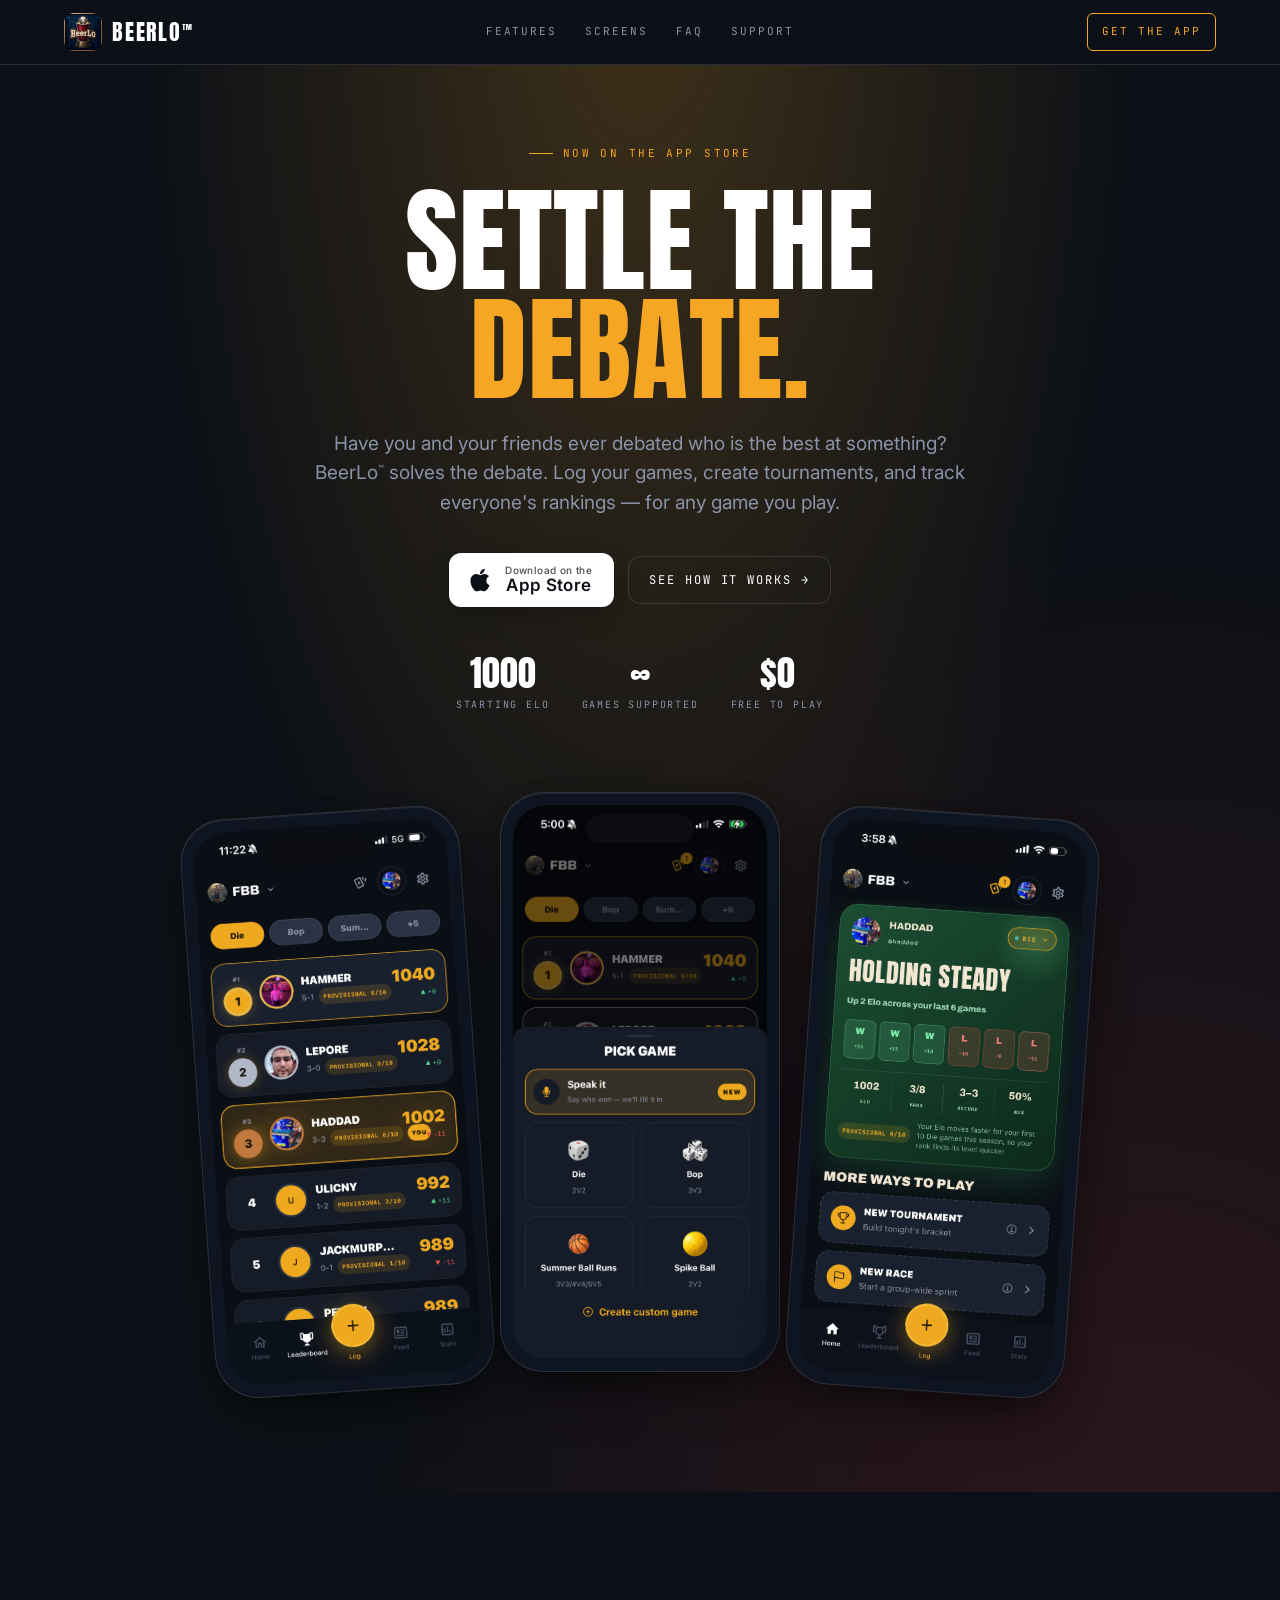
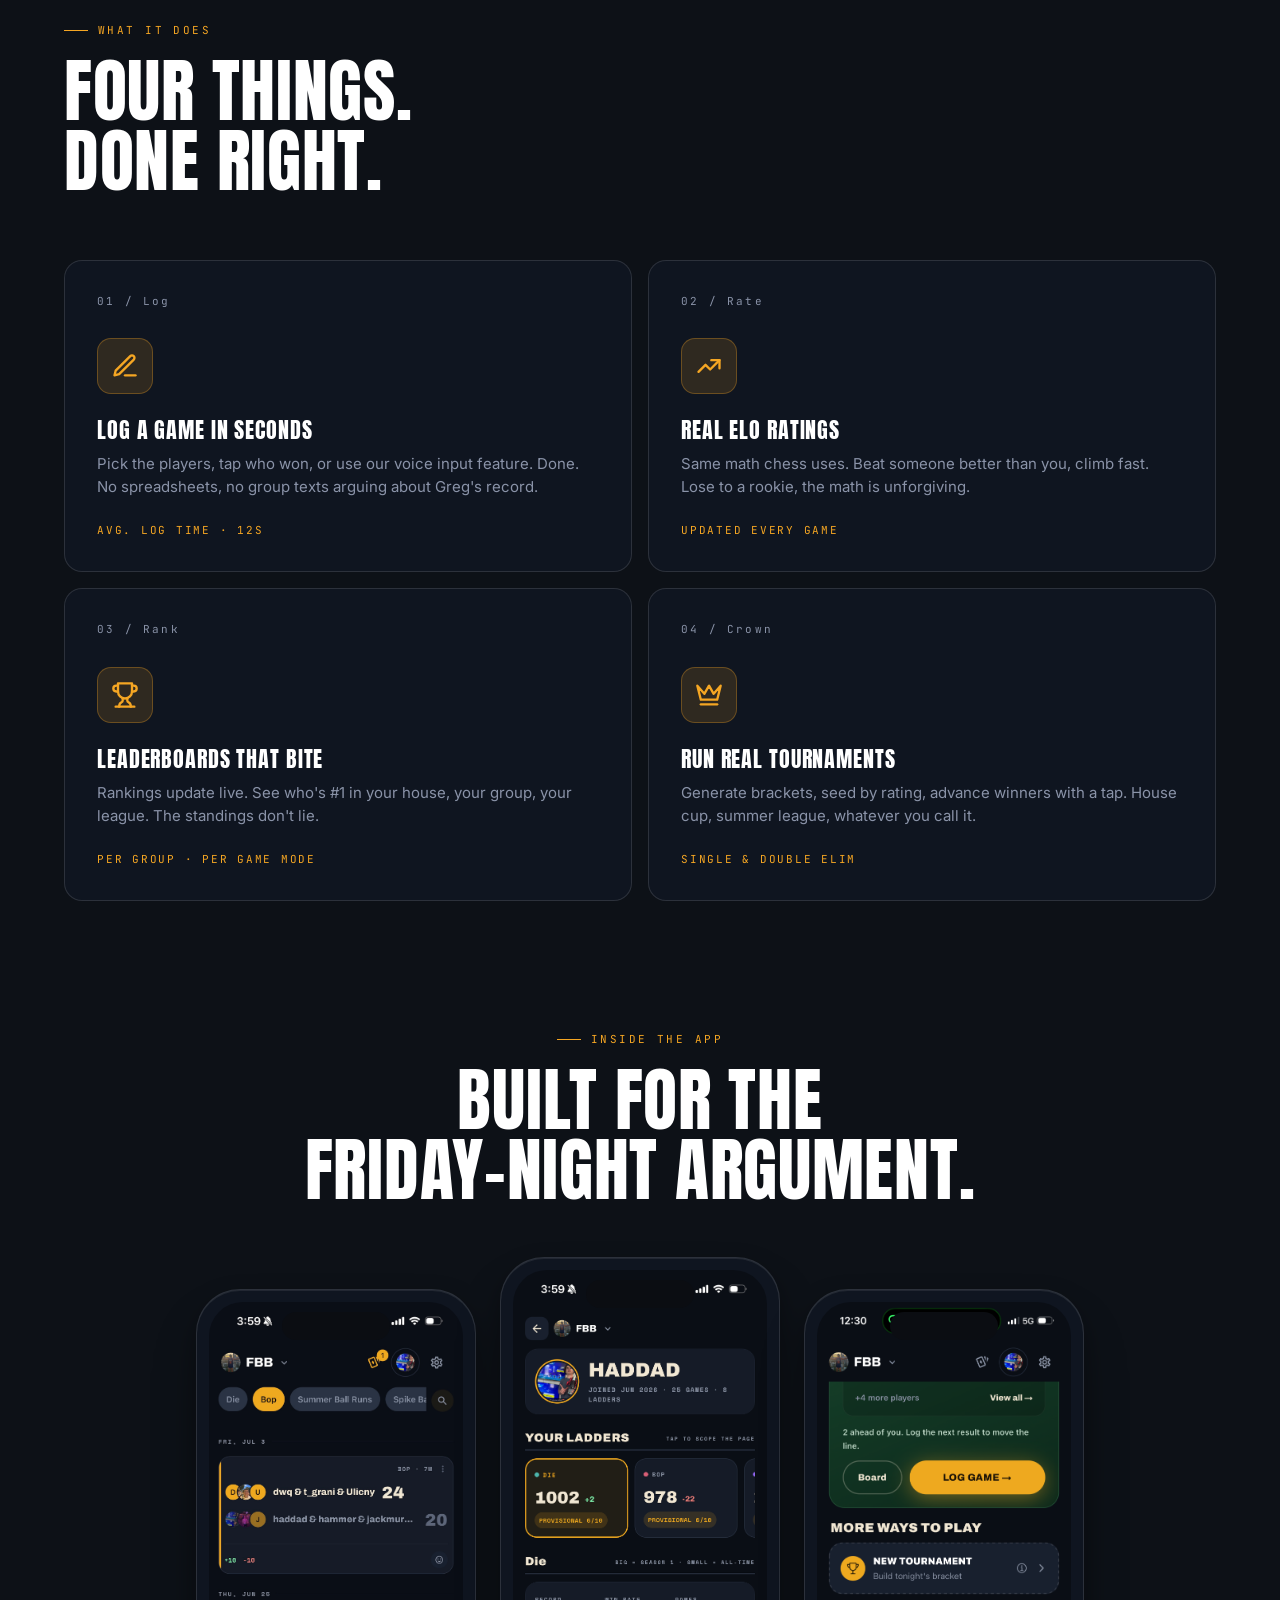
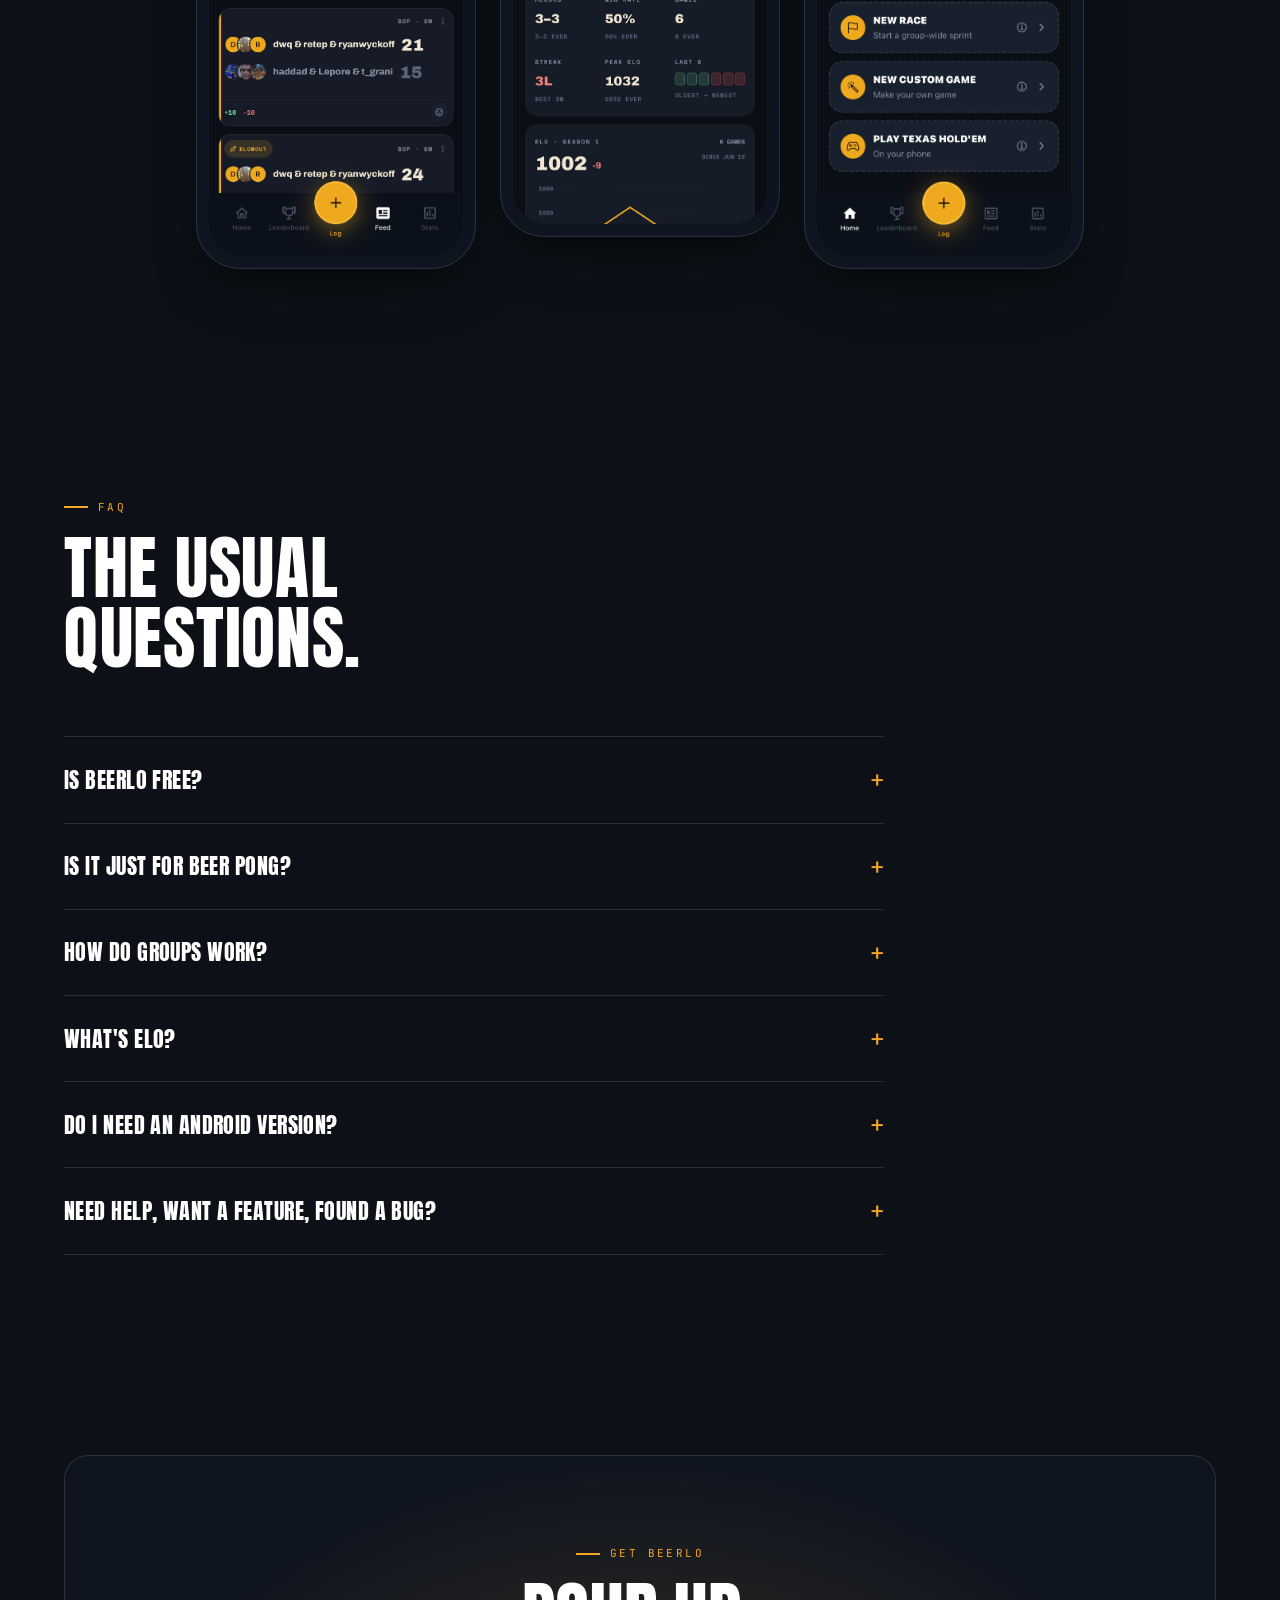
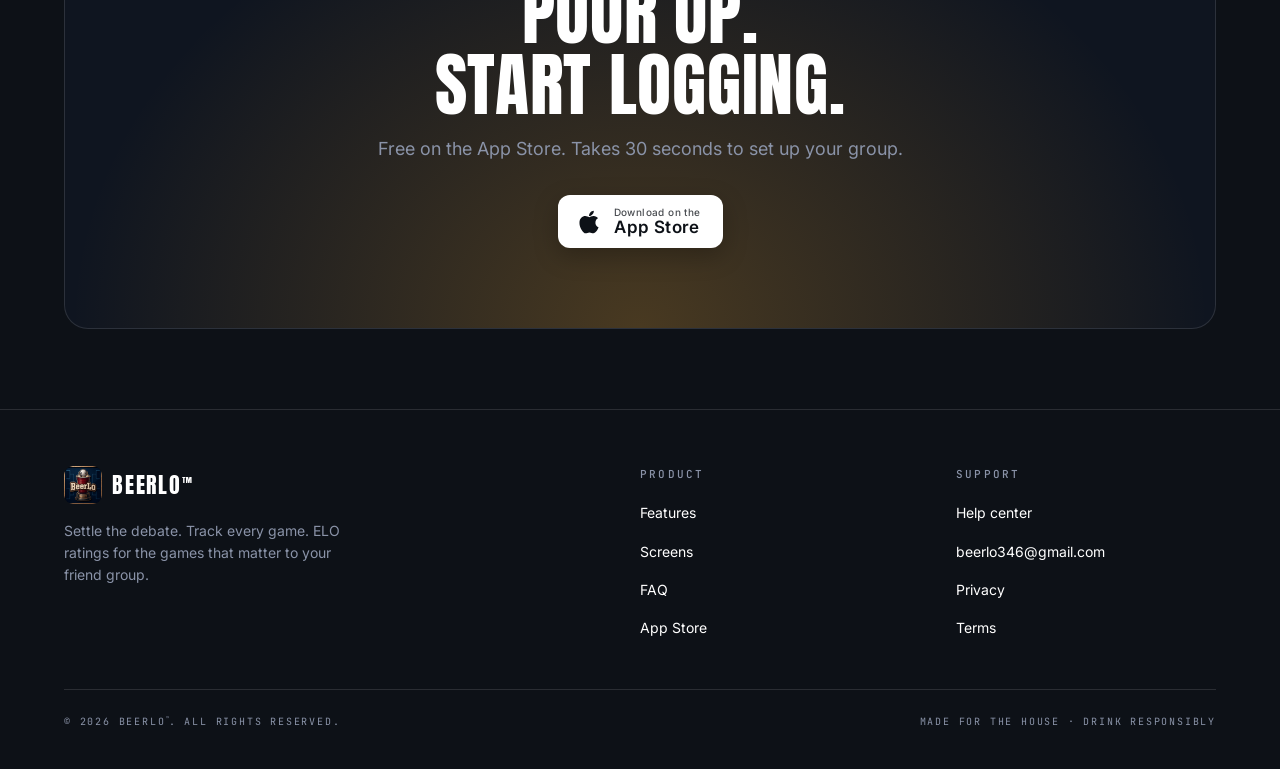
<file: index.html>
<!DOCTYPE html>
<html lang="en" data-theme="dark" data-layout="centered">
<head>
<meta charset="UTF-8" />
<meta name="viewport" content="width=device-width, initial-scale=1" />
<title>BeerLo™ — Settle the debate. Track every game.</title>
<meta name="description" content="BeerLo is the easiest way to log games, run tournaments, and crown your friend group's champion. ELO ratings, leaderboards, and rivalry — all in one app." />
<link rel="icon" type="image/png" sizes="32x32" href="images/favicon-32.png?v=3" />
<link rel="icon" type="image/png" sizes="64x64" href="images/favicon.png?v=3" />
<link rel="apple-touch-icon" href="images/app-icon-square.png?v=3" />
<meta property="og:title" content="BeerLo™ — Settle the debate. Track every game." />
<meta property="og:description" content="ELO ratings for your group's games. Pong, beer pong, anything you compete at." />
<meta property="og:image" content="https://beerlo.net/images/app-icon-square.png" />
<meta property="og:url" content="https://beerlo.net/" />
<meta property="og:type" content="website" />
<meta name="twitter:card" content="summary_large_image" />
<meta name="theme-color" content="#0D1117" />
<link rel="stylesheet" href="styles.css" />
</head>
<body>

<!-- ─────────────────────────────────────────────────────────────
     NAV
     ───────────────────────────────────────────────────────────── -->
<header class="nav">
  <div class="container nav-inner">
    <a href="/" class="brand">
      <span class="brand-mark"><img src="images/app-icon.png" alt="BeerLo logo" /></span>
      <span>BeerLo<sup class="tm">&trade;</sup></span>
    </a>
    <nav class="nav-links">
      <a href="#features">Features</a>
      <a href="#screens">Screens</a>
      <a href="#faq">FAQ</a>
      <a href="support.html">Support</a>
    </nav>
    <a href="https://apps.apple.com/us/app/beerlo/id6762295358" class="nav-cta" id="app-store-link-nav" target="_blank" rel="noopener">Get the App</a>
  </div>
</header>

<!-- ─────────────────────────────────────────────────────────────
     HERO
     ───────────────────────────────────────────────────────────── -->
<section class="hero">
  <div class="container hero-inner">
    <div class="hero-eyebrow eyebrow" data-screen-label="hero-eyebrow">Now on the App Store</div>
    <h1 class="hero-title" data-comment-anchor="hero-title">
      <span class="line-1">Settle the</span>
      <span class="line-2">debate.</span>
    </h1>
    <p class="hero-lead lead" data-comment-anchor="hero-lead">
      Have you and your friends ever debated who is the best at something? BeerLo<sup class="tm">&trade;</sup> solves the debate. Log your games, create tournaments, and track everyone's rankings — for any game you play.
    </p>

    <div class="hero-ctas">
      <a href="https://apps.apple.com/us/app/beerlo/id6762295358" class="app-store-badge" id="app-store-link-hero" target="_blank" rel="noopener">
        <svg class="apple-logo" viewBox="0 0 384 512" fill="currentColor" aria-hidden="true">
          <path d="M318.7 268.7c-.2-36.7 16.4-64.4 50-84.8-18.8-26.9-47.2-41.7-84.7-44.6-35.5-2.8-74.3 20.7-88.5 20.7-15 0-49.4-19.7-76.4-19.7C63.3 141.2 4 184.8 4 273.5q0 39.3 14.4 81.2c12.8 36.7 59 126.7 107.2 125.2 25.2-.6 43-17.9 75.8-17.9 31.8 0 48.3 17.9 76.4 17.9 48.6-.7 90.4-82.5 102.6-119.3-65.2-30.7-61.7-90-61.7-91.9zm-56.6-164.2c27.3-32.4 24.8-61.9 24-72.5-24.1 1.4-52 16.4-67.9 34.9-17.5 19.8-27.8 44.3-25.6 71.9 26.1 2 49.9-11.4 69.5-34.3z"/>
        </svg>
        <span class="badge-lines">
          <span class="badge-top">Download on the</span>
          <span class="badge-bot">App Store</span>
        </span>
      </a>
      <a href="#features" class="ghost-btn">See how it works →</a>
    </div>

    <div class="hero-meta">
      <div class="hero-meta-item">
        <div class="num">1000</div>
        <div class="lbl">Starting ELO</div>
      </div>
      <div class="hero-meta-item">
        <div class="num">∞</div>
        <div class="lbl">Games supported</div>
      </div>
      <div class="hero-meta-item">
        <div class="num">$0</div>
        <div class="lbl">Free to play</div>
      </div>
    </div>

    <div class="hero-phone-wrap">
      <div class="phone-mockup" aria-label="Group leaderboard">
        <div class="notch"></div>
        <img src="images/screenshots/leaderboard.png" alt="BeerLo leaderboard screen showing ranked players with ELO ratings" />
      </div>
      <div class="phone-mockup" aria-label="Pick a game to log">
        <div class="notch"></div>
        <img src="images/screenshots/log-game.png" alt="BeerLo pick a game screen with Die, Bop, Summer Ball Runs and Spike Ball" />
      </div>
      <div class="phone-mockup" aria-label="Your recent form">
        <div class="notch"></div>
        <img src="images/screenshots/home-form.png" alt="BeerLo home screen showing recent form, ELO, rank and win rate" />
      </div>
    </div>
  </div>
</section>

<!-- ─────────────────────────────────────────────────────────────
     FEATURES
     ───────────────────────────────────────────────────────────── -->
<section class="section" id="features">
  <div class="container">
    <div class="section-head">
      <div class="eyebrow">What it does</div>
      <h2>Four things.<br />Done right.</h2>
    </div>

    <div class="features">

      <article class="feature">
        <div class="feature-num">01 / Log</div>
        <div class="feature-icon">
          <svg viewBox="0 0 24 24" fill="none" stroke="currentColor" stroke-width="2" stroke-linecap="round" stroke-linejoin="round" aria-hidden="true">
            <path d="M12 20h9"/><path d="M16.5 3.5a2.121 2.121 0 0 1 3 3L7 19l-4 1 1-4Z"/>
          </svg>
        </div>
        <h3>Log a game in seconds</h3>
        <p>Pick the players, tap who won, or use our voice input feature. Done. No spreadsheets, no group texts arguing about Greg's record.</p>
        <div class="feature-stat">Avg. log time · 12s</div>
      </article>

      <article class="feature">
        <div class="feature-num">02 / Rate</div>
        <div class="feature-icon">
          <svg viewBox="0 0 24 24" fill="none" stroke="currentColor" stroke-width="2" stroke-linecap="round" stroke-linejoin="round" aria-hidden="true">
            <path d="M3 17l6-6 4 4 8-8"/><path d="M14 7h7v7"/>
          </svg>
        </div>
        <h3>Real ELO ratings</h3>
        <p>Same math chess uses. Beat someone better than you, climb fast. Lose to a rookie, the math is unforgiving.</p>
        <div class="feature-stat">Updated every game</div>
      </article>

      <article class="feature">
        <div class="feature-num">03 / Rank</div>
        <div class="feature-icon">
          <svg viewBox="0 0 24 24" fill="none" stroke="currentColor" stroke-width="2" stroke-linecap="round" stroke-linejoin="round" aria-hidden="true">
            <path d="M6 9H4.5a2.5 2.5 0 0 1 0-5H6"/><path d="M18 9h1.5a2.5 2.5 0 0 0 0-5H18"/>
            <path d="M4 22h16"/><path d="M10 14.66V17c0 .55-.47.98-.97 1.21C7.85 18.75 7 20.24 7 22"/>
            <path d="M14 14.66V17c0 .55.47.98.97 1.21C16.15 18.75 17 20.24 17 22"/>
            <path d="M18 2H6v7a6 6 0 0 0 12 0V2Z"/>
          </svg>
        </div>
        <h3>Leaderboards that bite</h3>
        <p>Rankings update live. See who's #1 in your house, your group, your league. The standings don't lie.</p>
        <div class="feature-stat">Per group · per game mode</div>
      </article>

      <article class="feature">
        <div class="feature-num">04 / Crown</div>
        <div class="feature-icon">
          <svg viewBox="0 0 24 24" fill="none" stroke="currentColor" stroke-width="2" stroke-linecap="round" stroke-linejoin="round" aria-hidden="true">
            <path d="M2 4l3 12h14l3-12-6 7-4-7-4 7-6-7Z"/><path d="M5 20h14"/>
          </svg>
        </div>
        <h3>Run real tournaments</h3>
        <p>Generate brackets, seed by rating, advance winners with a tap. House cup, summer league, whatever you call it.</p>
        <div class="feature-stat">Single & double elim</div>
      </article>

    </div>
  </div>
</section>

<!-- ─────────────────────────────────────────────────────────────
     SCREENSHOTS
     ───────────────────────────────────────────────────────────── -->
<section class="section" id="screens" style="padding-top: 0;">
  <div class="container">
    <div class="section-head" style="text-align: center; margin-left: auto; margin-right: auto;">
      <div class="eyebrow" style="justify-content: center; display: inline-flex;">Inside the app</div>
      <h2>Built for the<br />Friday-night argument.</h2>
    </div>

    <div class="screens-strip">
      <div class="phone-mockup" aria-label="Game feed">
        <div class="notch"></div>
        <img src="images/screenshots/game-feed.png" alt="BeerLo game feed showing recent match results and ELO swings" />
      </div>
      <div class="phone-mockup" aria-label="Player stats">
        <div class="notch"></div>
        <img src="images/screenshots/player-stats.png" alt="BeerLo player stats screen with ladders, record, streak and peak ELO" />
      </div>
      <div class="phone-mockup" aria-label="More ways to play">
        <div class="notch"></div>
        <img src="images/screenshots/more-ways-to-play.png" alt="BeerLo home screen showing tournaments, races, custom games and Texas Hold'em" />
      </div>
    </div>
  </div>
</section>

<!-- ─────────────────────────────────────────────────────────────
     FAQ
     ───────────────────────────────────────────────────────────── -->
<section class="section" id="faq">
  <div class="container">
    <div class="section-head">
      <div class="eyebrow">FAQ</div>
      <h2>The usual<br />questions.</h2>
    </div>

    <div class="faq-list">
      <details class="faq-item">
        <summary>Is BeerLo free?</summary>
        <div class="faq-answer">Yes. Free to download, free to log games, free to run tournaments. No ads, no subscription wall on the core experience.</div>
      </details>

      <details class="faq-item">
        <summary>Is it just for beer pong?</summary>
        <div class="faq-answer">Nope. The name is a wink — BeerLo works for any game where you want to track rankings: pong, spike ball, paddr, darts, cornhole, chess, FIFA, whatever. If it has a winner, you can log it.</div>
      </details>

      <details class="faq-item">
        <summary>How do groups work?</summary>
        <div class="faq-answer">Make a group for your house, friends, fraternity, league — anything. Invite people, log games among the group, climb the group's leaderboard. You can be in multiple groups at once.</div>
      </details>

      <details class="faq-item">
        <summary>What's ELO?</summary>
        <div class="faq-answer">The rating system from chess. Everyone starts at 1000. Win and your rating goes up — more if you beat a stronger player, less if you crush a beginner. It self-corrects over time so the leaderboard reflects skill, not just volume.</div>
      </details>

      <details class="faq-item">
        <summary>Do I need an Android version?</summary>
        <div class="faq-answer">BeerLo is iOS-first for now. An Android version is on the roadmap once we've polished the core experience on iPhone.</div>
      </details>

      <details class="faq-item">
        <summary>Need help, want a feature, found a bug?</summary>
        <div class="faq-answer">Head to the <a href="support.html">support page</a> — email response usually within 48 hours.</div>
      </details>
    </div>
  </div>
</section>

<!-- ─────────────────────────────────────────────────────────────
     CTA BAND
     ───────────────────────────────────────────────────────────── -->
<section class="container">
  <div class="cta-band">
    <div class="eyebrow" style="justify-content: center; display: inline-flex; margin-bottom: 16px;">Get BeerLo</div>
    <h2>Pour up.<br />Start logging.</h2>
    <p>Free on the App Store. Takes 30 seconds to set up your group.</p>
    <a href="https://apps.apple.com/us/app/beerlo/id6762295358" class="app-store-badge" target="_blank" rel="noopener">
      <svg class="apple-logo" viewBox="0 0 384 512" fill="currentColor" aria-hidden="true">
        <path d="M318.7 268.7c-.2-36.7 16.4-64.4 50-84.8-18.8-26.9-47.2-41.7-84.7-44.6-35.5-2.8-74.3 20.7-88.5 20.7-15 0-49.4-19.7-76.4-19.7C63.3 141.2 4 184.8 4 273.5q0 39.3 14.4 81.2c12.8 36.7 59 126.7 107.2 125.2 25.2-.6 43-17.9 75.8-17.9 31.8 0 48.3 17.9 76.4 17.9 48.6-.7 90.4-82.5 102.6-119.3-65.2-30.7-61.7-90-61.7-91.9zm-56.6-164.2c27.3-32.4 24.8-61.9 24-72.5-24.1 1.4-52 16.4-67.9 34.9-17.5 19.8-27.8 44.3-25.6 71.9 26.1 2 49.9-11.4 69.5-34.3z"/>
      </svg>
      <span class="badge-lines">
        <span class="badge-top">Download on the</span>
        <span class="badge-bot">App Store</span>
      </span>
    </a>
  </div>
</section>

<!-- ─────────────────────────────────────────────────────────────
     FOOTER
     ───────────────────────────────────────────────────────────── -->
<footer class="footer">
  <div class="container">
    <div class="footer-grid">
      <div class="footer-brand">
        <a href="/" class="brand">
          <span class="brand-mark"><img src="images/app-icon.png" alt="BeerLo" /></span>
          <span>BeerLo<sup class="tm">&trade;</sup></span>
        </a>
        <p class="lead">Settle the debate. Track every game. ELO ratings for the games that matter to your friend group.</p>
      </div>
      <div class="footer-col">
        <h4>Product</h4>
        <ul>
          <li><a href="#features">Features</a></li>
          <li><a href="#screens">Screens</a></li>
          <li><a href="#faq">FAQ</a></li>
          <li><a href="https://apps.apple.com/us/app/beerlo/id6762295358" target="_blank" rel="noopener">App Store</a></li>
        </ul>
      </div>
      <div class="footer-col">
        <h4>Support</h4>
        <ul>
          <li><a href="support.html">Help center</a></li>
          <li><a href="mailto:beerlo346@gmail.com">beerlo346@gmail.com</a></li>
          <li><a href="privacy.html">Privacy</a></li>
          <li><a href="terms.html">Terms</a></li>
        </ul>
      </div>
    </div>
    <div class="footer-bottom">
      <span>© <span id="year">2026</span> BeerLo<sup class="tm">&trade;</sup>. All rights reserved.</span>
      <span>Made for the house · Drink responsibly</span>
    </div>
  </div>
</footer>

<!-- ─────────────────────────────────────────────────────────────
     Year + Tweaks (Tweaks layer only activates inside our preview)
     ───────────────────────────────────────────────────────────── -->
<script>
  document.getElementById('year').textContent = new Date().getFullYear();

  // Apply persisted theme/layout/copy from localStorage so refresh keeps state
  (function () {
    try {
      const saved = JSON.parse(localStorage.getItem('beerlo_tweaks') || 'null');
      if (saved) applyTweaks(saved);
    } catch (_) {}
  })();

  function applyTweaks(t) {
    if (t.theme)  document.documentElement.setAttribute('data-theme', t.theme);
    if (t.layout) document.documentElement.setAttribute('data-layout', t.layout);
    if (t.heroCopy) applyHeroCopy(t.heroCopy);
    document.querySelector('meta[name="theme-color"]')
      ?.setAttribute('content', getComputedStyle(document.body).backgroundColor);
  }
  function applyHeroCopy(variant) {
    const title = document.querySelector('.hero-title');
    const lead  = document.querySelector('.hero-lead');
    const copies = {
      'settle-debate': {
        l1: 'Settle the', l2: 'debate.',
        lead: "Have you and your friends ever debated who is the best at something? BeerLo solves the debate. Log your games, create tournaments, and track everyone's rankings — for any game you play."
      },
      'house-elo': {
        l1: 'ELO for your', l2: 'house games.',
        lead: 'Pong, beer pong, spike ball, paddr — log every match and BeerLo crunches the ratings. Suddenly your friend group has a leaderboard, and it actually means something.'
      },
      'log-rank-crown': {
        l1: 'Log. Rank.', l2: 'Crown.',
        lead: 'Three taps to log a game. A live leaderboard for your group. Real ELO ratings. Bracket tournaments when you want to make it official. That\u2019s it. That\u2019s the app.'
      }
    };
    const c = copies[variant];
    if (!c || !title || !lead) return;
    title.querySelector('.line-1').textContent = c.l1;
    title.querySelector('.line-2').textContent = c.l2;
    lead.textContent = c.lead;
  }
</script>

<!-- Tweaks layer: only loads React + the panel when running inside our preview frame -->
<script>
  if (window.parent !== window) {
    const load = (src, attrs={}) => new Promise(res => {
      const s = document.createElement('script');
      s.src = src; Object.assign(s, attrs);
      s.onload = res; document.head.appendChild(s);
    });
    (async () => {
      await load('https://unpkg.com/react@18.3.1/umd/react.development.js', { crossOrigin: 'anonymous', integrity: 'sha384-hD6/rw4ppMLGNu3tX5cjIb+uRZ7UkRJ6BPkLpg4hAu/6onKUg4lLsHAs9EBPT82L' });
      await load('https://unpkg.com/react-dom@18.3.1/umd/react-dom.development.js', { crossOrigin: 'anonymous', integrity: 'sha384-u6aeetuaXnQ38mYT8rp6sbXaQe3NL9t+IBXmnYxwkUI2Hw4bsp2Wvmx4yRQF1uAm' });
      await load('https://unpkg.com/@babel/standalone@7.29.0/babel.min.js', { crossOrigin: 'anonymous', integrity: 'sha384-m08KidiNqLdpJqLq95G/LEi8Qvjl/xUYll3QILypMoQ65QorJ9Lvtp2RXYGBFj1y' });
      const s = document.createElement('script');
      s.type = 'text/babel'; s.src = 'tweaks-panel.jsx';
      document.head.appendChild(s);
      s.onload = () => {
        const a = document.createElement('script');
        a.type = 'text/babel'; a.src = 'tweaks-app.jsx';
        document.head.appendChild(a);
      };
    })();
  }
</script>

</body>
</html>
</file>
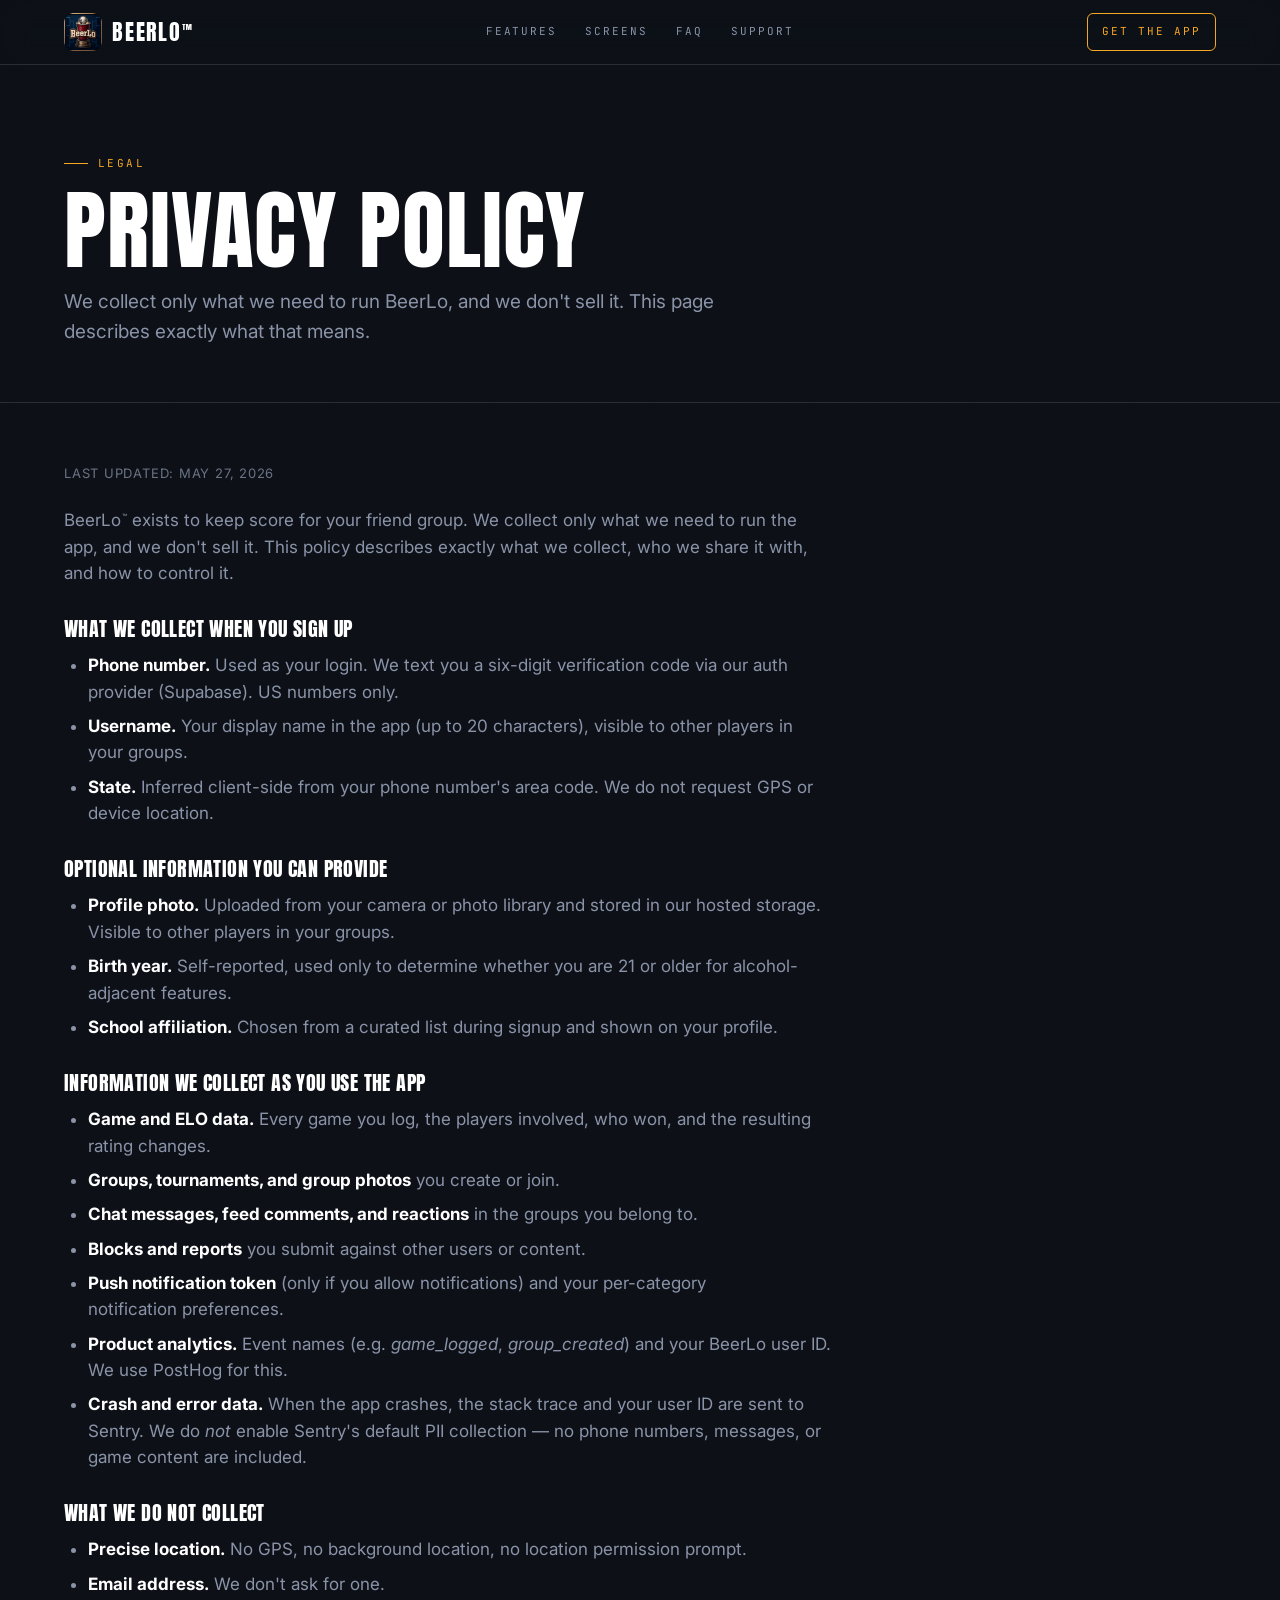
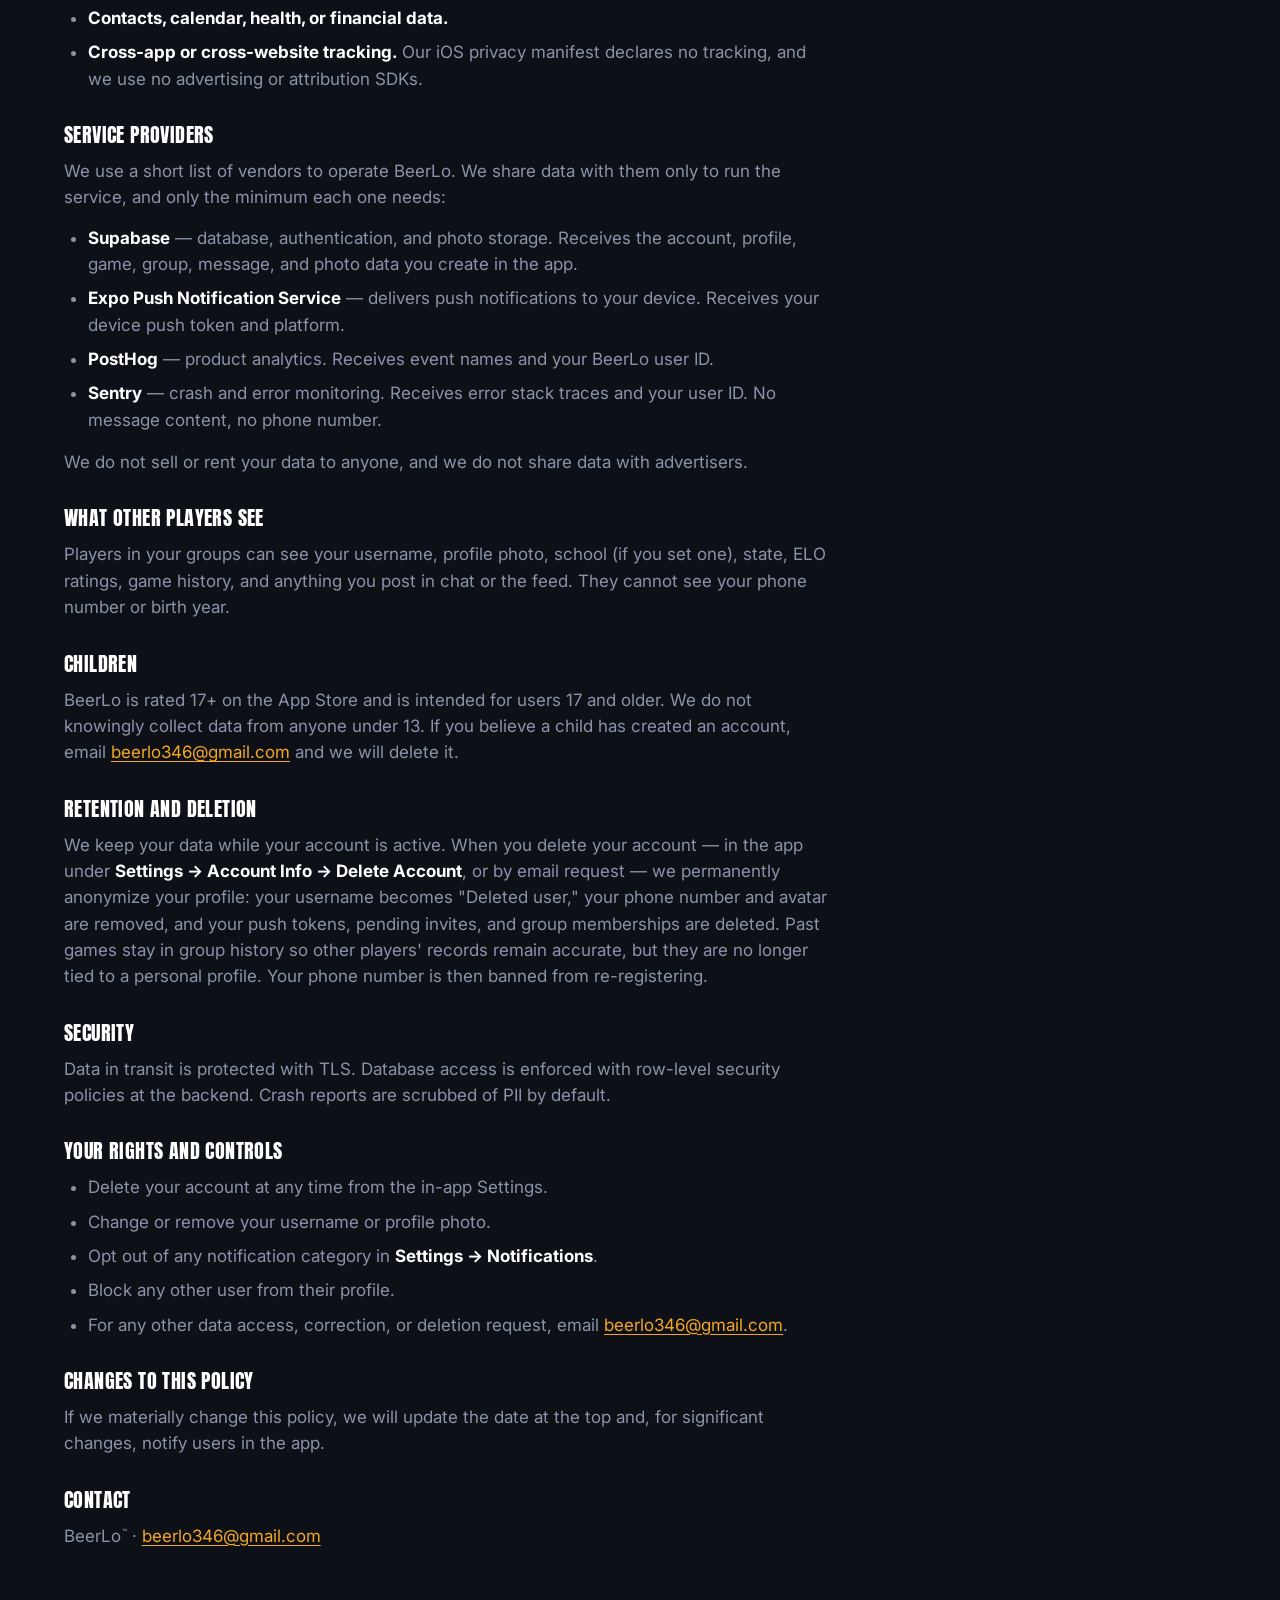
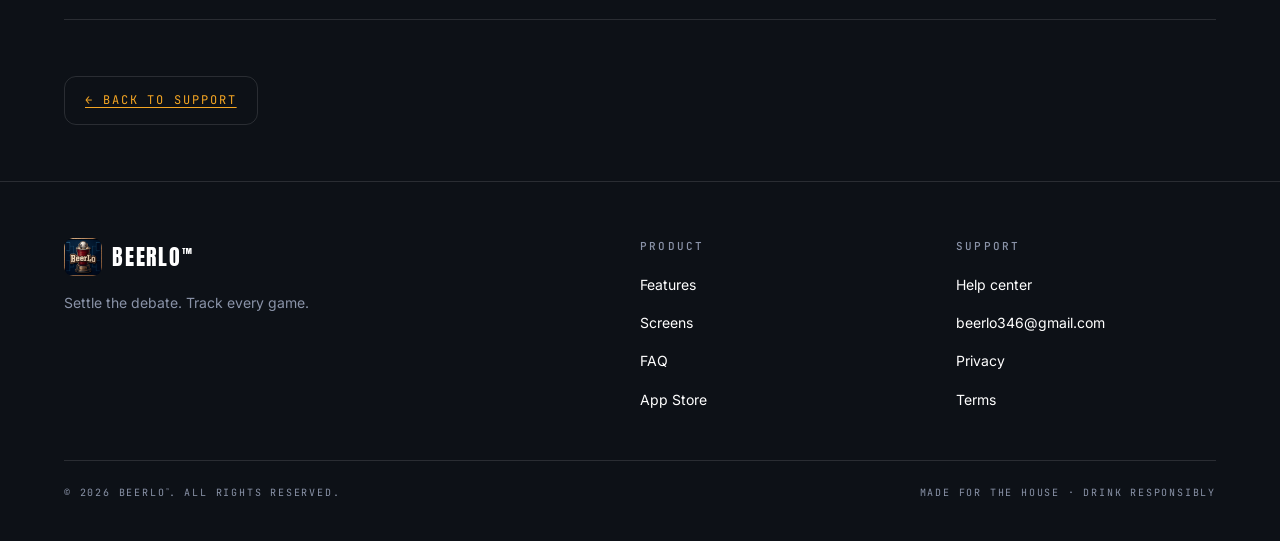
<file: privacy.html>
<!DOCTYPE html>
<html lang="en" data-theme="dark" data-layout="centered">
<head>
<meta charset="UTF-8" />
<meta name="viewport" content="width=device-width, initial-scale=1" />
<title>BeerLo™ — Privacy Policy</title>
<meta name="description" content="BeerLo's privacy policy. What data we collect, where it goes, how to control it." />
<link rel="icon" type="image/png" sizes="32x32" href="images/favicon-32.png?v=3" />
<link rel="icon" type="image/png" sizes="64x64" href="images/favicon.png?v=3" />
<link rel="apple-touch-icon" href="images/app-icon-square.png?v=3" />
<meta name="theme-color" content="#0D1117" />
<link rel="stylesheet" href="styles.css" />
</head>
<body>

<!-- NAV -->
<header class="nav">
  <div class="container nav-inner">
    <a href="index.html" class="brand">
      <span class="brand-mark"><img src="images/app-icon.png" alt="BeerLo logo" /></span>
      <span>BeerLo<sup class="tm">&trade;</sup></span>
    </a>
    <nav class="nav-links">
      <a href="index.html#features">Features</a>
      <a href="index.html#screens">Screens</a>
      <a href="index.html#faq">FAQ</a>
      <a href="support.html">Support</a>
    </nav>
    <a href="https://apps.apple.com/us/app/beerlo/id6762295358" class="nav-cta" target="_blank" rel="noopener">Get the App</a>
  </div>
</header>

<!-- HERO -->
<section class="support-hero">
  <div class="container">
    <div class="eyebrow">Legal</div>
    <h1>Privacy policy</h1>
    <p>We collect only what we need to run BeerLo, and we don't sell it. This page describes exactly what that means.</p>
  </div>
</section>

<!-- BODY -->
<div class="container">

  <section class="support-section">
    <p class="policy-meta">Last updated: May 27, 2026</p>

    <p>BeerLo<sup class="tm">&trade;</sup> exists to keep score for your friend group. We collect only what we need to run the app, and we don't sell it. This policy describes exactly what we collect, who we share it with, and how to control it.</p>

    <h3>What we collect when you sign up</h3>
    <ul>
      <li><strong>Phone number.</strong> Used as your login. We text you a six-digit verification code via our auth provider (Supabase). US numbers only.</li>
      <li><strong>Username.</strong> Your display name in the app (up to 20 characters), visible to other players in your groups.</li>
      <li><strong>State.</strong> Inferred client-side from your phone number's area code. We do not request GPS or device location.</li>
    </ul>

    <h3>Optional information you can provide</h3>
    <ul>
      <li><strong>Profile photo.</strong> Uploaded from your camera or photo library and stored in our hosted storage. Visible to other players in your groups.</li>
      <li><strong>Birth year.</strong> Self-reported, used only to determine whether you are 21 or older for alcohol-adjacent features.</li>
      <li><strong>School affiliation.</strong> Chosen from a curated list during signup and shown on your profile.</li>
    </ul>

    <h3>Information we collect as you use the app</h3>
    <ul>
      <li><strong>Game and ELO data.</strong> Every game you log, the players involved, who won, and the resulting rating changes.</li>
      <li><strong>Groups, tournaments, and group photos</strong> you create or join.</li>
      <li><strong>Chat messages, feed comments, and reactions</strong> in the groups you belong to.</li>
      <li><strong>Blocks and reports</strong> you submit against other users or content.</li>
      <li><strong>Push notification token</strong> (only if you allow notifications) and your per-category notification preferences.</li>
      <li><strong>Product analytics.</strong> Event names (e.g. <em>game_logged</em>, <em>group_created</em>) and your BeerLo user ID. We use PostHog for this.</li>
      <li><strong>Crash and error data.</strong> When the app crashes, the stack trace and your user ID are sent to Sentry. We do <em>not</em> enable Sentry's default PII collection — no phone numbers, messages, or game content are included.</li>
    </ul>

    <h3>What we do not collect</h3>
    <ul>
      <li><strong>Precise location.</strong> No GPS, no background location, no location permission prompt.</li>
      <li><strong>Email address.</strong> We don't ask for one.</li>
      <li><strong>Contacts, calendar, health, or financial data.</strong></li>
      <li><strong>Cross-app or cross-website tracking.</strong> Our iOS privacy manifest declares no tracking, and we use no advertising or attribution SDKs.</li>
    </ul>

    <h3>Service providers</h3>
    <p>We use a short list of vendors to operate BeerLo. We share data with them only to run the service, and only the minimum each one needs:</p>
    <ul>
      <li><strong>Supabase</strong> — database, authentication, and photo storage. Receives the account, profile, game, group, message, and photo data you create in the app.</li>
      <li><strong>Expo Push Notification Service</strong> — delivers push notifications to your device. Receives your device push token and platform.</li>
      <li><strong>PostHog</strong> — product analytics. Receives event names and your BeerLo user ID.</li>
      <li><strong>Sentry</strong> — crash and error monitoring. Receives error stack traces and your user ID. No message content, no phone number.</li>
    </ul>
    <p>We do not sell or rent your data to anyone, and we do not share data with advertisers.</p>

    <h3>What other players see</h3>
    <p>Players in your groups can see your username, profile photo, school (if you set one), state, ELO ratings, game history, and anything you post in chat or the feed. They cannot see your phone number or birth year.</p>

    <h3>Children</h3>
    <p>BeerLo is rated 17+ on the App Store and is intended for users 17 and older. We do not knowingly collect data from anyone under 13. If you believe a child has created an account, email <a href="mailto:beerlo346@gmail.com">beerlo346@gmail.com</a> and we will delete it.</p>

    <h3>Retention and deletion</h3>
    <p>We keep your data while your account is active. When you delete your account — in the app under <strong>Settings → Account Info → Delete Account</strong>, or by email request — we permanently anonymize your profile: your username becomes "Deleted user," your phone number and avatar are removed, and your push tokens, pending invites, and group memberships are deleted. Past games stay in group history so other players' records remain accurate, but they are no longer tied to a personal profile. Your phone number is then banned from re-registering.</p>

    <h3>Security</h3>
    <p>Data in transit is protected with TLS. Database access is enforced with row-level security policies at the backend. Crash reports are scrubbed of PII by default.</p>

    <h3>Your rights and controls</h3>
    <ul>
      <li>Delete your account at any time from the in-app Settings.</li>
      <li>Change or remove your username or profile photo.</li>
      <li>Opt out of any notification category in <strong>Settings → Notifications</strong>.</li>
      <li>Block any other user from their profile.</li>
      <li>For any other data access, correction, or deletion request, email <a href="mailto:beerlo346@gmail.com">beerlo346@gmail.com</a>.</li>
    </ul>

    <h3>Changes to this policy</h3>
    <p>If we materially change this policy, we will update the date at the top and, for significant changes, notify users in the app.</p>

    <h3>Contact</h3>
    <p>BeerLo<sup class="tm">&trade;</sup> · <a href="mailto:beerlo346@gmail.com">beerlo346@gmail.com</a></p>
  </section>

  <section class="support-section">
    <a href="support.html" class="ghost-btn">← Back to support</a>
  </section>

</div>

<!-- FOOTER -->
<footer class="footer">
  <div class="container">
    <div class="footer-grid">
      <div class="footer-brand">
        <a href="index.html" class="brand">
          <span class="brand-mark"><img src="images/app-icon.png" alt="BeerLo" /></span>
          <span>BeerLo<sup class="tm">&trade;</sup></span>
        </a>
        <p class="lead">Settle the debate. Track every game.</p>
      </div>
      <div class="footer-col">
        <h4>Product</h4>
        <ul>
          <li><a href="index.html#features">Features</a></li>
          <li><a href="index.html#screens">Screens</a></li>
          <li><a href="index.html#faq">FAQ</a></li>
          <li><a href="https://apps.apple.com/us/app/beerlo/id6762295358" target="_blank" rel="noopener">App Store</a></li>
        </ul>
      </div>
      <div class="footer-col">
        <h4>Support</h4>
        <ul>
          <li><a href="support.html">Help center</a></li>
          <li><a href="mailto:beerlo346@gmail.com">beerlo346@gmail.com</a></li>
          <li><a href="privacy.html">Privacy</a></li>
          <li><a href="terms.html">Terms</a></li>
        </ul>
      </div>
    </div>
    <div class="footer-bottom">
      <span>© <span id="year">2026</span> BeerLo<sup class="tm">&trade;</sup>. All rights reserved.</span>
      <span>Made for the house · Drink responsibly</span>
    </div>
  </div>
</footer>

<script>
  document.getElementById('year').textContent = new Date().getFullYear();
  try {
    const saved = JSON.parse(localStorage.getItem('beerlo_tweaks') || 'null');
    if (saved && saved.theme) document.documentElement.setAttribute('data-theme', saved.theme);
  } catch (_) {}
</script>

</body>
</html>
</file>
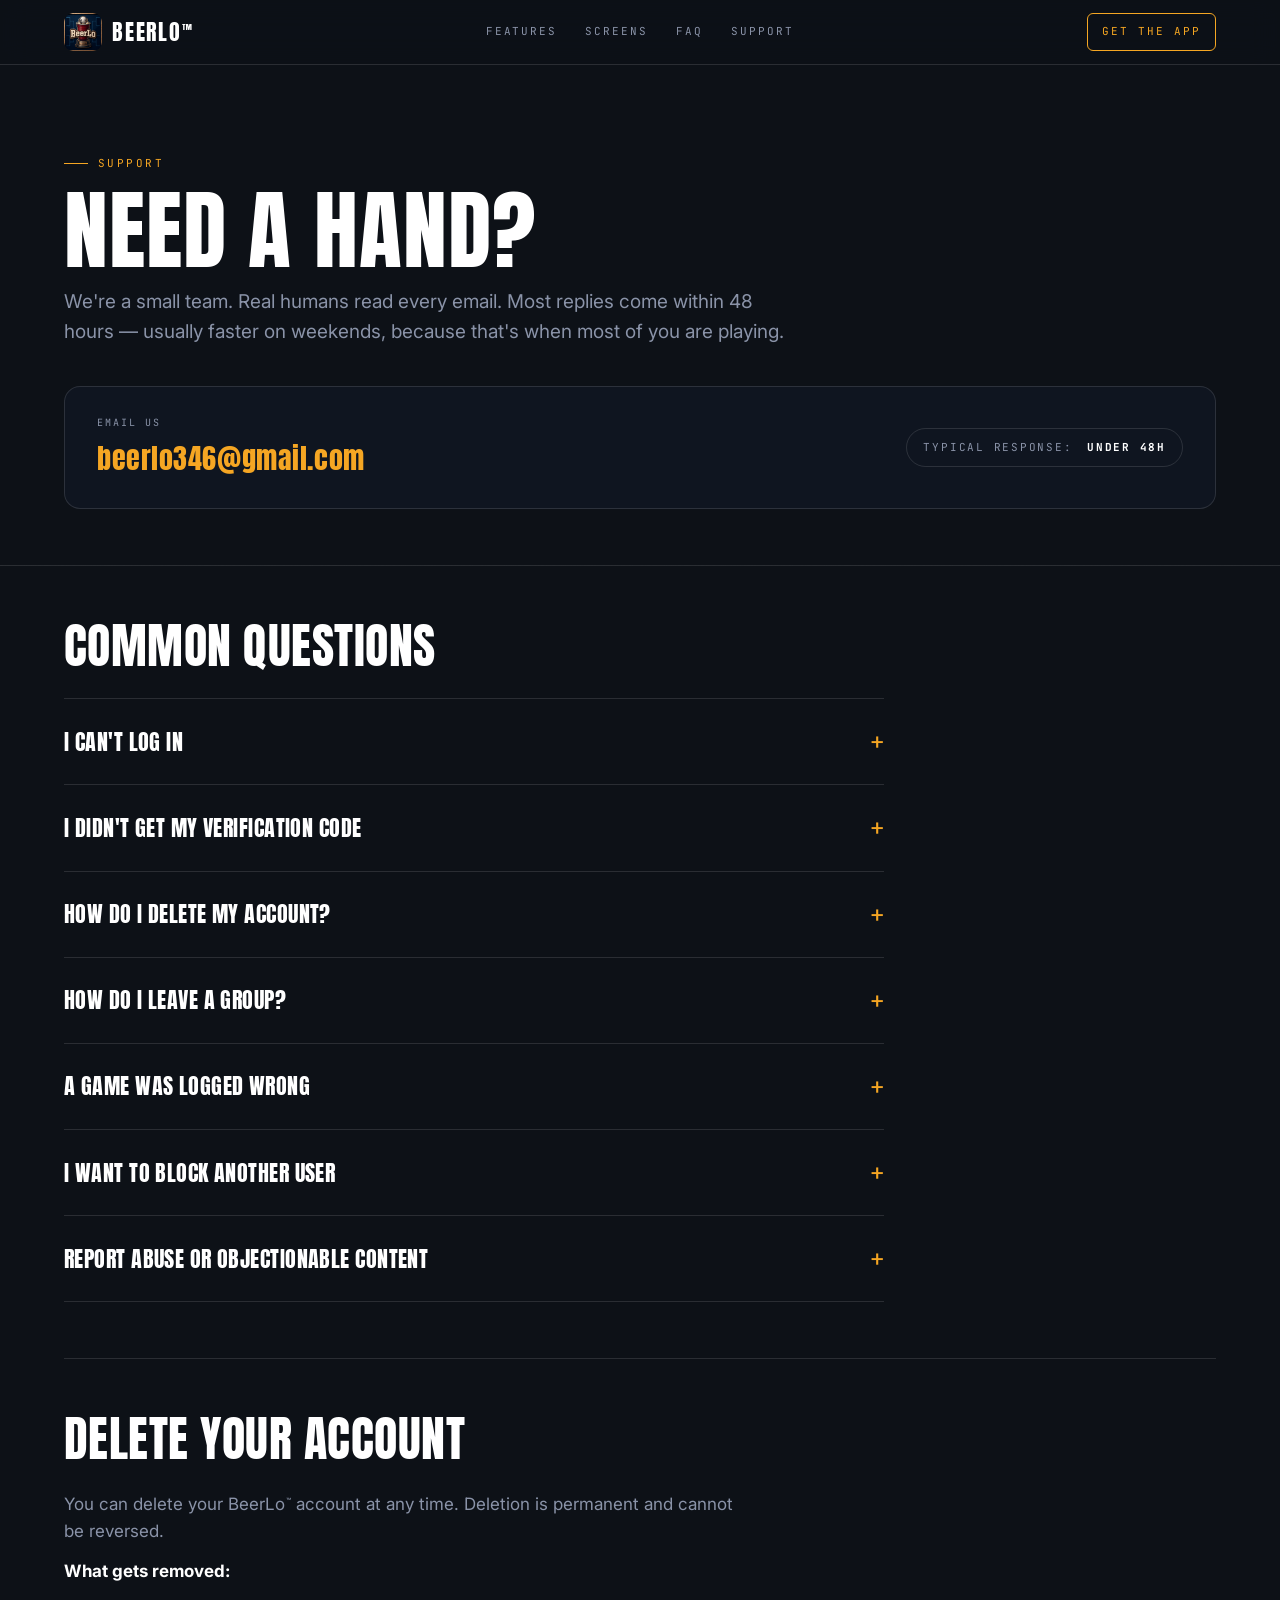
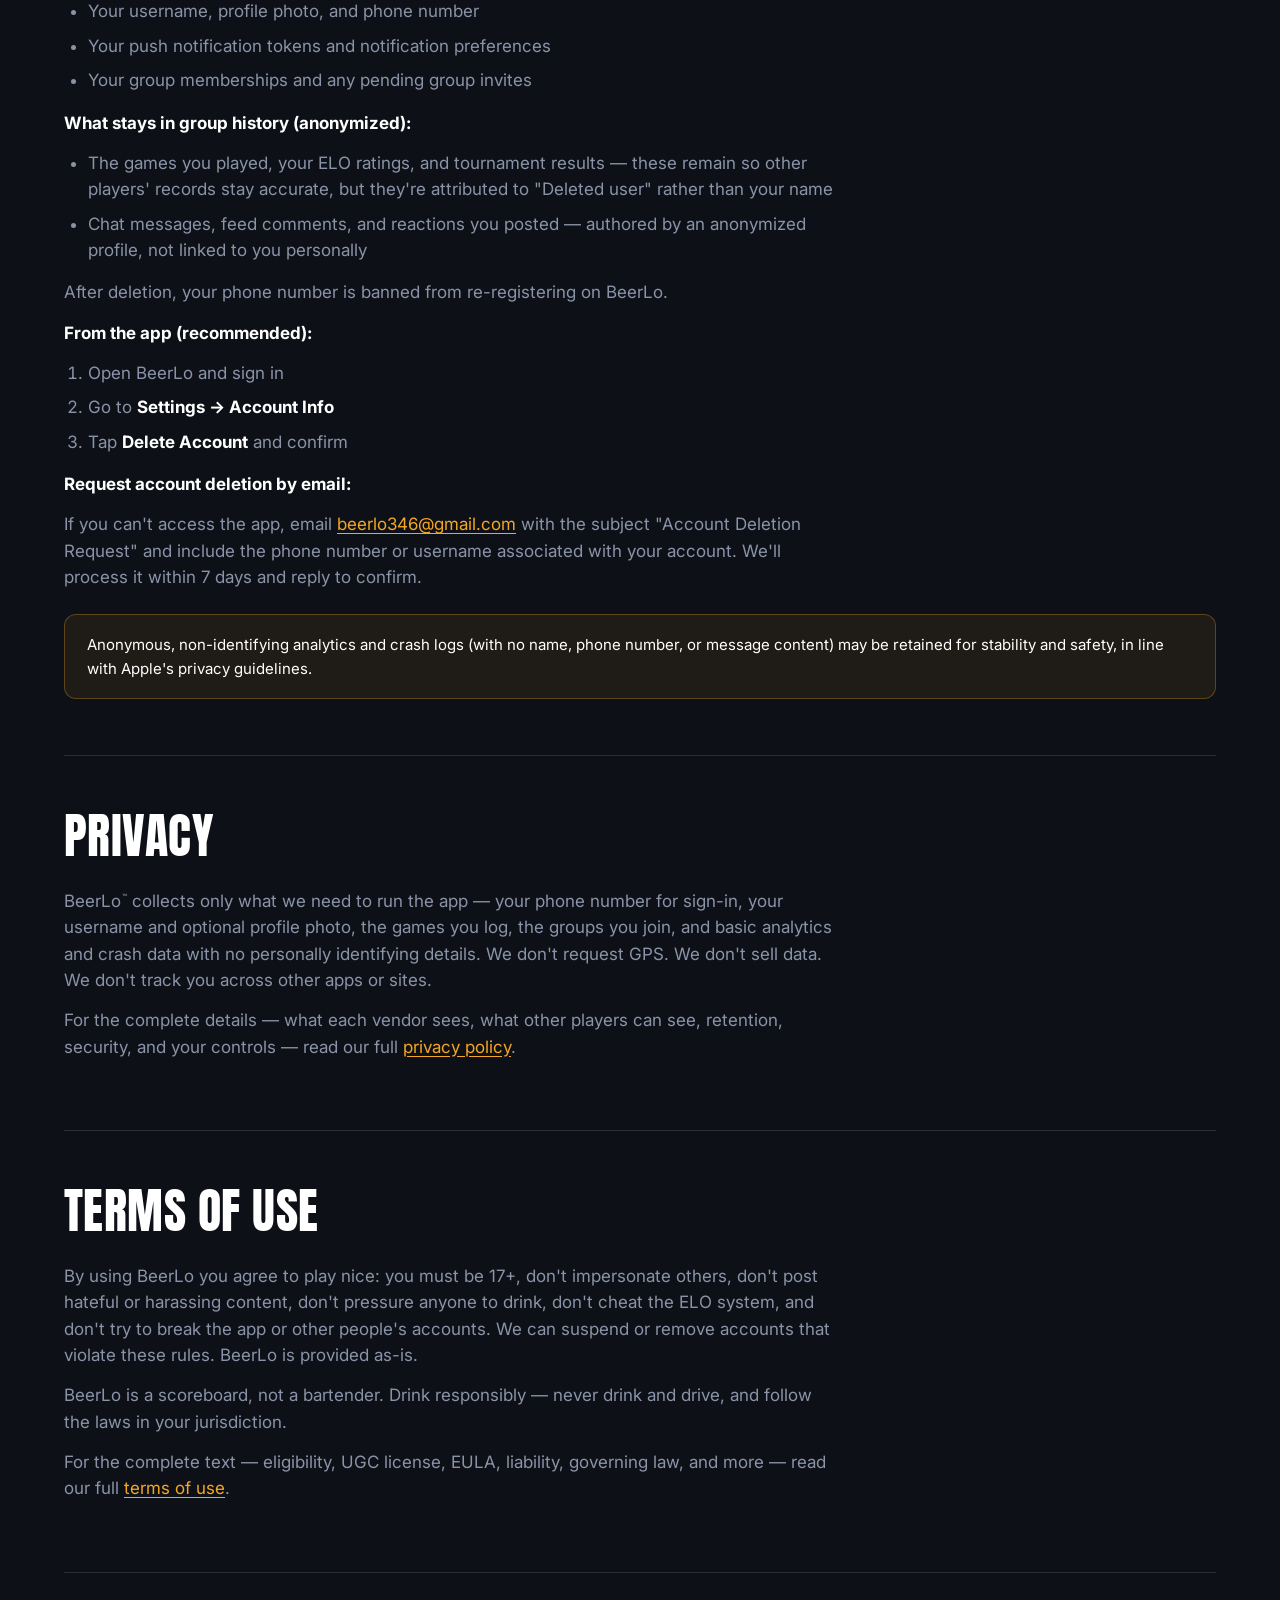
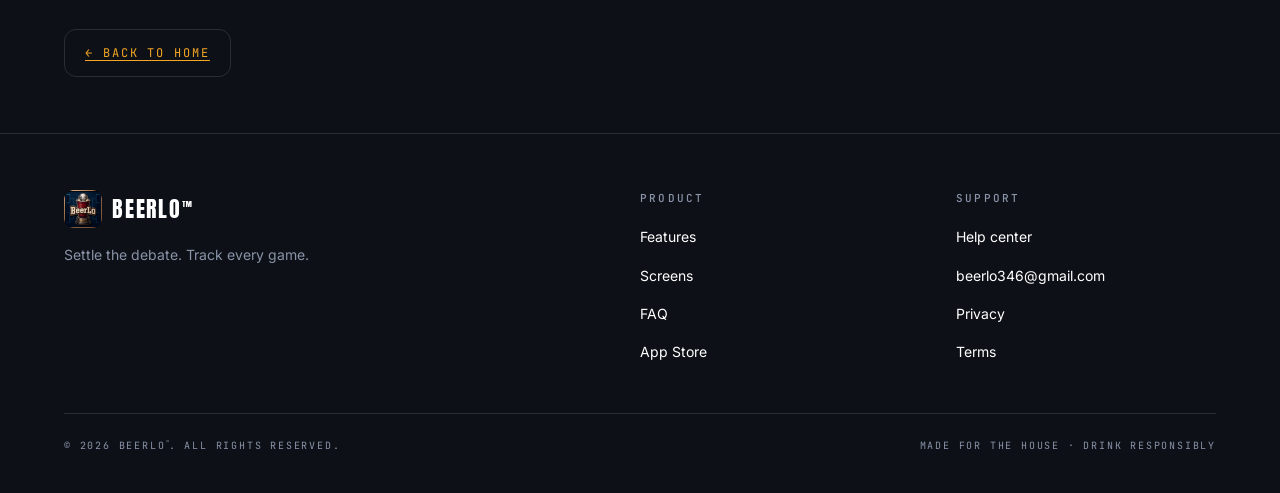
<file: support.html>
<!DOCTYPE html>
<html lang="en" data-theme="dark" data-layout="centered">
<head>
<meta charset="UTF-8" />
<meta name="viewport" content="width=device-width, initial-scale=1" />
<title>BeerLo™ — Support</title>
<meta name="description" content="Get help with BeerLo. Contact, FAQs, account deletion, privacy and terms." />
<link rel="icon" type="image/png" sizes="32x32" href="images/favicon-32.png?v=3" />
<link rel="icon" type="image/png" sizes="64x64" href="images/favicon.png?v=3" />
<link rel="apple-touch-icon" href="images/app-icon-square.png?v=3" />
<meta name="theme-color" content="#0D1117" />
<link rel="stylesheet" href="styles.css" />
</head>
<body>

<!-- NAV -->
<header class="nav">
  <div class="container nav-inner">
    <a href="index.html" class="brand">
      <span class="brand-mark"><img src="images/app-icon.png" alt="BeerLo logo" /></span>
      <span>BeerLo<sup class="tm">&trade;</sup></span>
    </a>
    <nav class="nav-links">
      <a href="index.html#features">Features</a>
      <a href="index.html#screens">Screens</a>
      <a href="index.html#faq">FAQ</a>
      <a href="support.html">Support</a>
    </nav>
    <a href="https://apps.apple.com/us/app/beerlo/id6762295358" class="nav-cta" target="_blank" rel="noopener">Get the App</a>
  </div>
</header>

<!-- SUPPORT HERO -->
<section class="support-hero">
  <div class="container">
    <div class="eyebrow">Support</div>
    <h1>Need a hand?</h1>
    <p>We're a small team. Real humans read every email. Most replies come within 48 hours — usually faster on weekends, because that's when most of you are playing.</p>

    <div class="contact-card">
      <div>
        <div class="label">Email us</div>
        <div class="value"><a href="mailto:beerlo346@gmail.com">beerlo346@gmail.com</a></div>
      </div>
      <div class="response">Typical response: <strong>under 48h</strong></div>
    </div>
  </div>
</section>

<!-- CONTACT / FAQ -->
<div class="container">

  <section class="support-section" id="faq">
    <h2>Common questions</h2>

    <div class="faq-list">
      <details class="faq-item">
        <summary>I can't log in</summary>
        <div class="faq-answer">First, force-quit the app and reopen. If that doesn't work, make sure you're using the same phone number or Apple ID you signed up with. If you're still stuck, email <a href="mailto:beerlo346@gmail.com">beerlo346@gmail.com</a> with your username and we'll get you back in.</div>
      </details>

      <details class="faq-item">
        <summary>I didn't get my verification code</summary>
        <div class="faq-answer">Verification codes can take a minute or two. Check that your phone number is entered with the right country code, and that you have signal. If nothing arrives within five minutes, request a new code or email us.</div>
      </details>

      <details class="faq-item">
        <summary>How do I delete my account?</summary>
        <div class="faq-answer">In the app: <strong>Settings → Account Info → Delete Account</strong>. That permanently anonymizes your profile and removes your phone number, push tokens, and group memberships. Past games stay in group history so other players' records remain accurate. If you can't access the app, see "Request account deletion by email" below.</div>
      </details>

      <details class="faq-item">
        <summary>How do I leave a group?</summary>
        <div class="faq-answer">Open the group, tap the gear icon, then <strong>Leave group</strong>. Your past games stay in the group's history, but you won't appear on the leaderboard or get new notifications.</div>
      </details>

      <details class="faq-item">
        <summary>A game was logged wrong</summary>
        <div class="faq-answer">Any player in the game can tap the game in the feed and request an edit or deletion. Group admins can correct any game in their group's history. ELO adjustments happen automatically when a game is edited or removed.</div>
      </details>

      <details class="faq-item">
        <summary>I want to block another user</summary>
        <div class="faq-answer">Go to the player's profile and tap <strong>Block</strong>. They won't be able to invite you to games or groups, and you won't see them in feeds. You can manage blocked users in <strong>Settings → Blocked Users</strong>.</div>
      </details>

      <details class="faq-item">
        <summary>Report abuse or objectionable content</summary>
        <div class="faq-answer">If you see content or behavior that violates our community standards, tap the content's <strong>⋯ menu → Report</strong>, or email <a href="mailto:beerlo346@gmail.com">beerlo346@gmail.com</a> with a description and screenshot. We review every report within 24 hours and take action — including content removal and user bans — as appropriate.</div>
      </details>
    </div>
  </section>

  <!-- ACCOUNT DELETION -->
  <section class="support-section" id="delete">
    <h2>Delete your account</h2>
    <p>You can delete your BeerLo<sup class="tm">&trade;</sup> account at any time. Deletion is permanent and cannot be reversed.</p>
    <p><strong>What gets removed:</strong></p>
    <ul>
      <li>Your username, profile photo, and phone number</li>
      <li>Your push notification tokens and notification preferences</li>
      <li>Your group memberships and any pending group invites</li>
    </ul>
    <p><strong>What stays in group history (anonymized):</strong></p>
    <ul>
      <li>The games you played, your ELO ratings, and tournament results — these remain so other players' records stay accurate, but they're attributed to "Deleted user" rather than your name</li>
      <li>Chat messages, feed comments, and reactions you posted — authored by an anonymized profile, not linked to you personally</li>
    </ul>
    <p>After deletion, your phone number is banned from re-registering on BeerLo.</p>
    <p><strong>From the app (recommended):</strong></p>
    <ol>
      <li>Open BeerLo and sign in</li>
      <li>Go to <strong>Settings → Account Info</strong></li>
      <li>Tap <strong>Delete Account</strong> and confirm</li>
    </ol>
    <p><strong>Request account deletion by email:</strong></p>
    <p>If you can't access the app, email <a href="mailto:beerlo346@gmail.com?subject=Account%20Deletion%20Request">beerlo346@gmail.com</a> with the subject "Account Deletion Request" and include the phone number or username associated with your account. We'll process it within 7 days and reply to confirm.</p>
    <div class="policy-note">
      Anonymous, non-identifying analytics and crash logs (with no name, phone number, or message content) may be retained for stability and safety, in line with Apple's privacy guidelines.
    </div>
  </section>

  <!-- PRIVACY (summary; full policy at /privacy.html) -->
  <section class="support-section" id="privacy">
    <h2>Privacy</h2>
    <p>BeerLo<sup class="tm">&trade;</sup> collects only what we need to run the app — your phone number for sign-in, your username and optional profile photo, the games you log, the groups you join, and basic analytics and crash data with no personally identifying details. We don't request GPS. We don't sell data. We don't track you across other apps or sites.</p>
    <p>For the complete details — what each vendor sees, what other players can see, retention, security, and your controls — read our full <a href="privacy.html">privacy policy</a>.</p>
  </section>

  <!-- TERMS (summary; full terms at /terms.html) -->
  <section class="support-section" id="terms">
    <h2>Terms of use</h2>
    <p>By using BeerLo you agree to play nice: you must be 17+, don't impersonate others, don't post hateful or harassing content, don't pressure anyone to drink, don't cheat the ELO system, and don't try to break the app or other people's accounts. We can suspend or remove accounts that violate these rules. BeerLo is provided as-is.</p>
    <p>BeerLo is a scoreboard, not a bartender. Drink responsibly — never drink and drive, and follow the laws in your jurisdiction.</p>
    <p>For the complete text — eligibility, UGC license, EULA, liability, governing law, and more — read our full <a href="terms.html">terms of use</a>.</p>
  </section>
  <!-- BACK -->
  <section class="support-section">
    <a href="index.html" class="ghost-btn">← Back to home</a>
  </section>

</div>

<!-- FOOTER -->
<footer class="footer">
  <div class="container">
    <div class="footer-grid">
      <div class="footer-brand">
        <a href="index.html" class="brand">
          <span class="brand-mark"><img src="images/app-icon.png" alt="BeerLo" /></span>
          <span>BeerLo<sup class="tm">&trade;</sup></span>
        </a>
        <p class="lead">Settle the debate. Track every game.</p>
      </div>
      <div class="footer-col">
        <h4>Product</h4>
        <ul>
          <li><a href="index.html#features">Features</a></li>
          <li><a href="index.html#screens">Screens</a></li>
          <li><a href="index.html#faq">FAQ</a></li>
          <li><a href="https://apps.apple.com/us/app/beerlo/id6762295358" target="_blank" rel="noopener">App Store</a></li>
        </ul>
      </div>
      <div class="footer-col">
        <h4>Support</h4>
        <ul>
          <li><a href="support.html">Help center</a></li>
          <li><a href="mailto:beerlo346@gmail.com">beerlo346@gmail.com</a></li>
          <li><a href="privacy.html">Privacy</a></li>
          <li><a href="terms.html">Terms</a></li>
        </ul>
      </div>
    </div>
    <div class="footer-bottom">
      <span>© <span id="year">2026</span> BeerLo<sup class="tm">&trade;</sup>. All rights reserved.</span>
      <span>Made for the house · Drink responsibly</span>
    </div>
  </div>
</footer>

<script>
  document.getElementById('year').textContent = new Date().getFullYear();
  // Mirror persisted theme so Support matches the home page
  try {
    const saved = JSON.parse(localStorage.getItem('beerlo_tweaks') || 'null');
    if (saved && saved.theme) document.documentElement.setAttribute('data-theme', saved.theme);
  } catch (_) {}
</script>

</body>
</html>
</file>
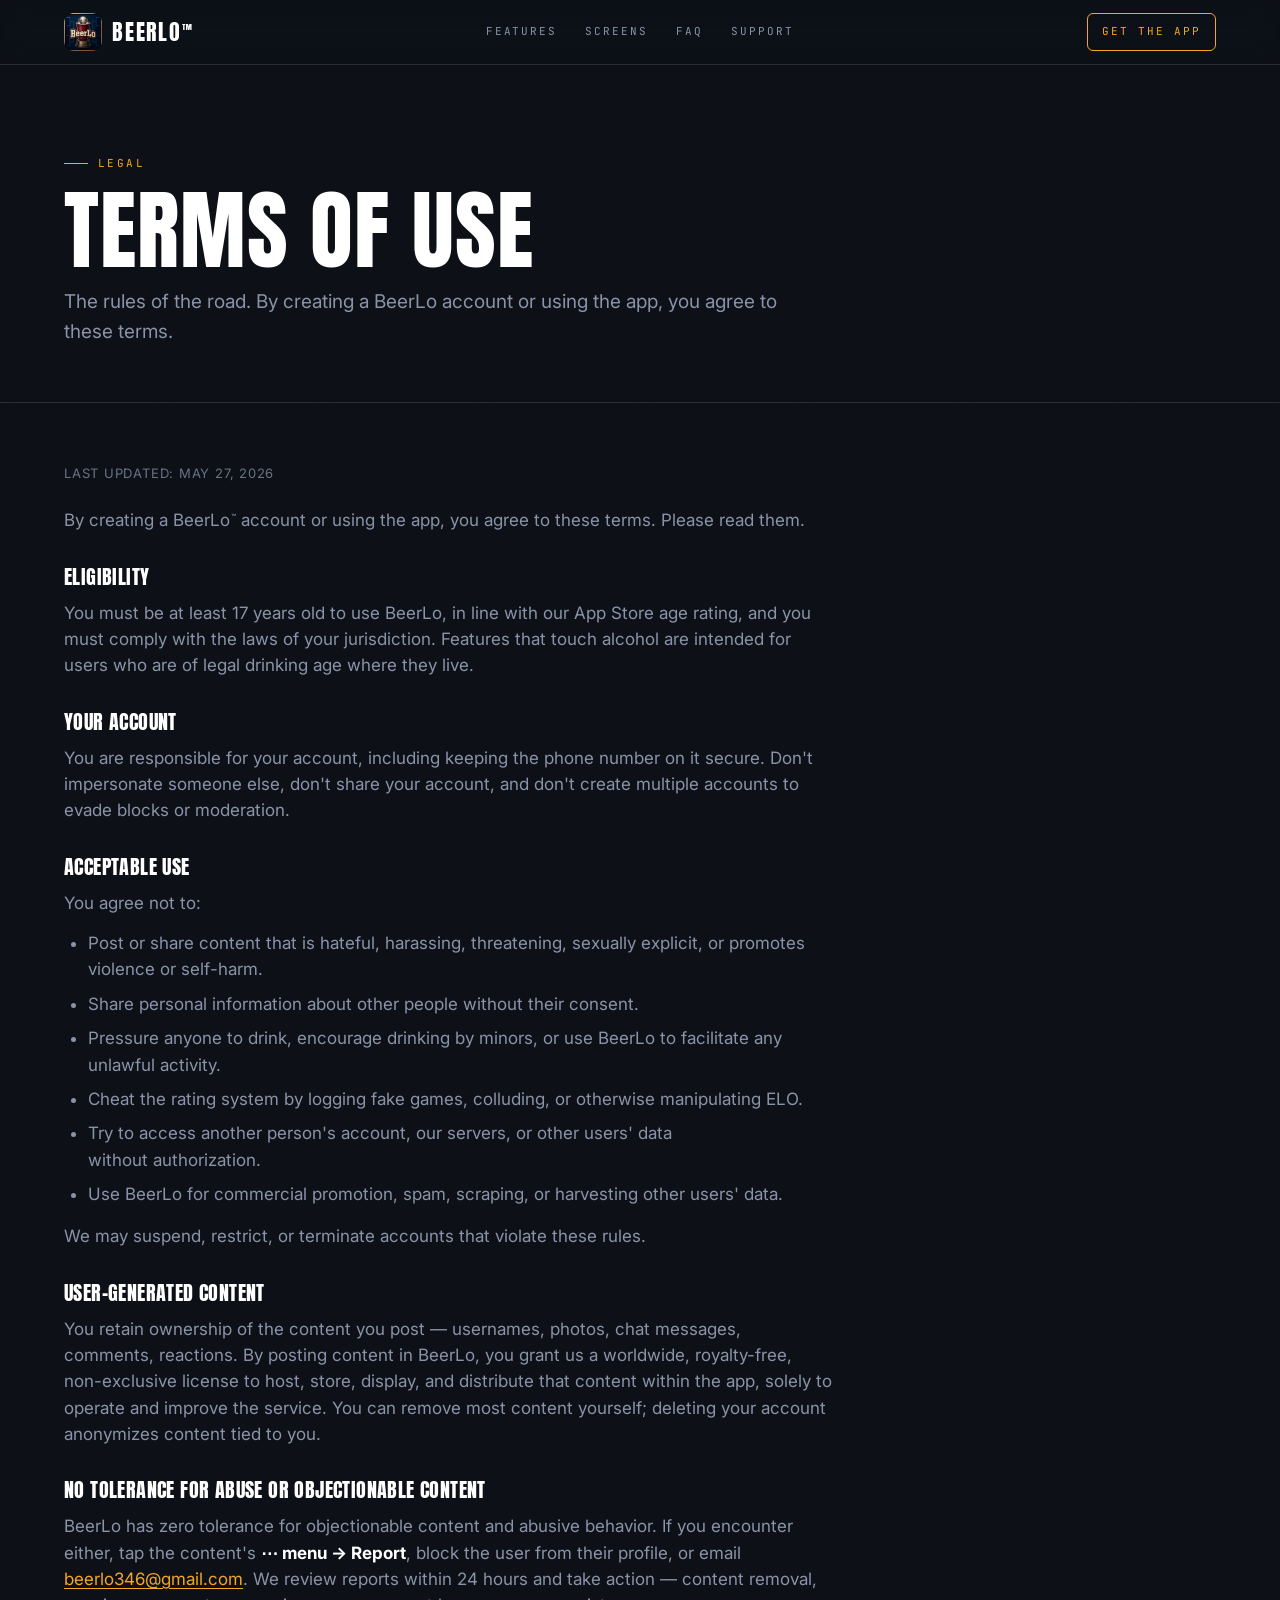
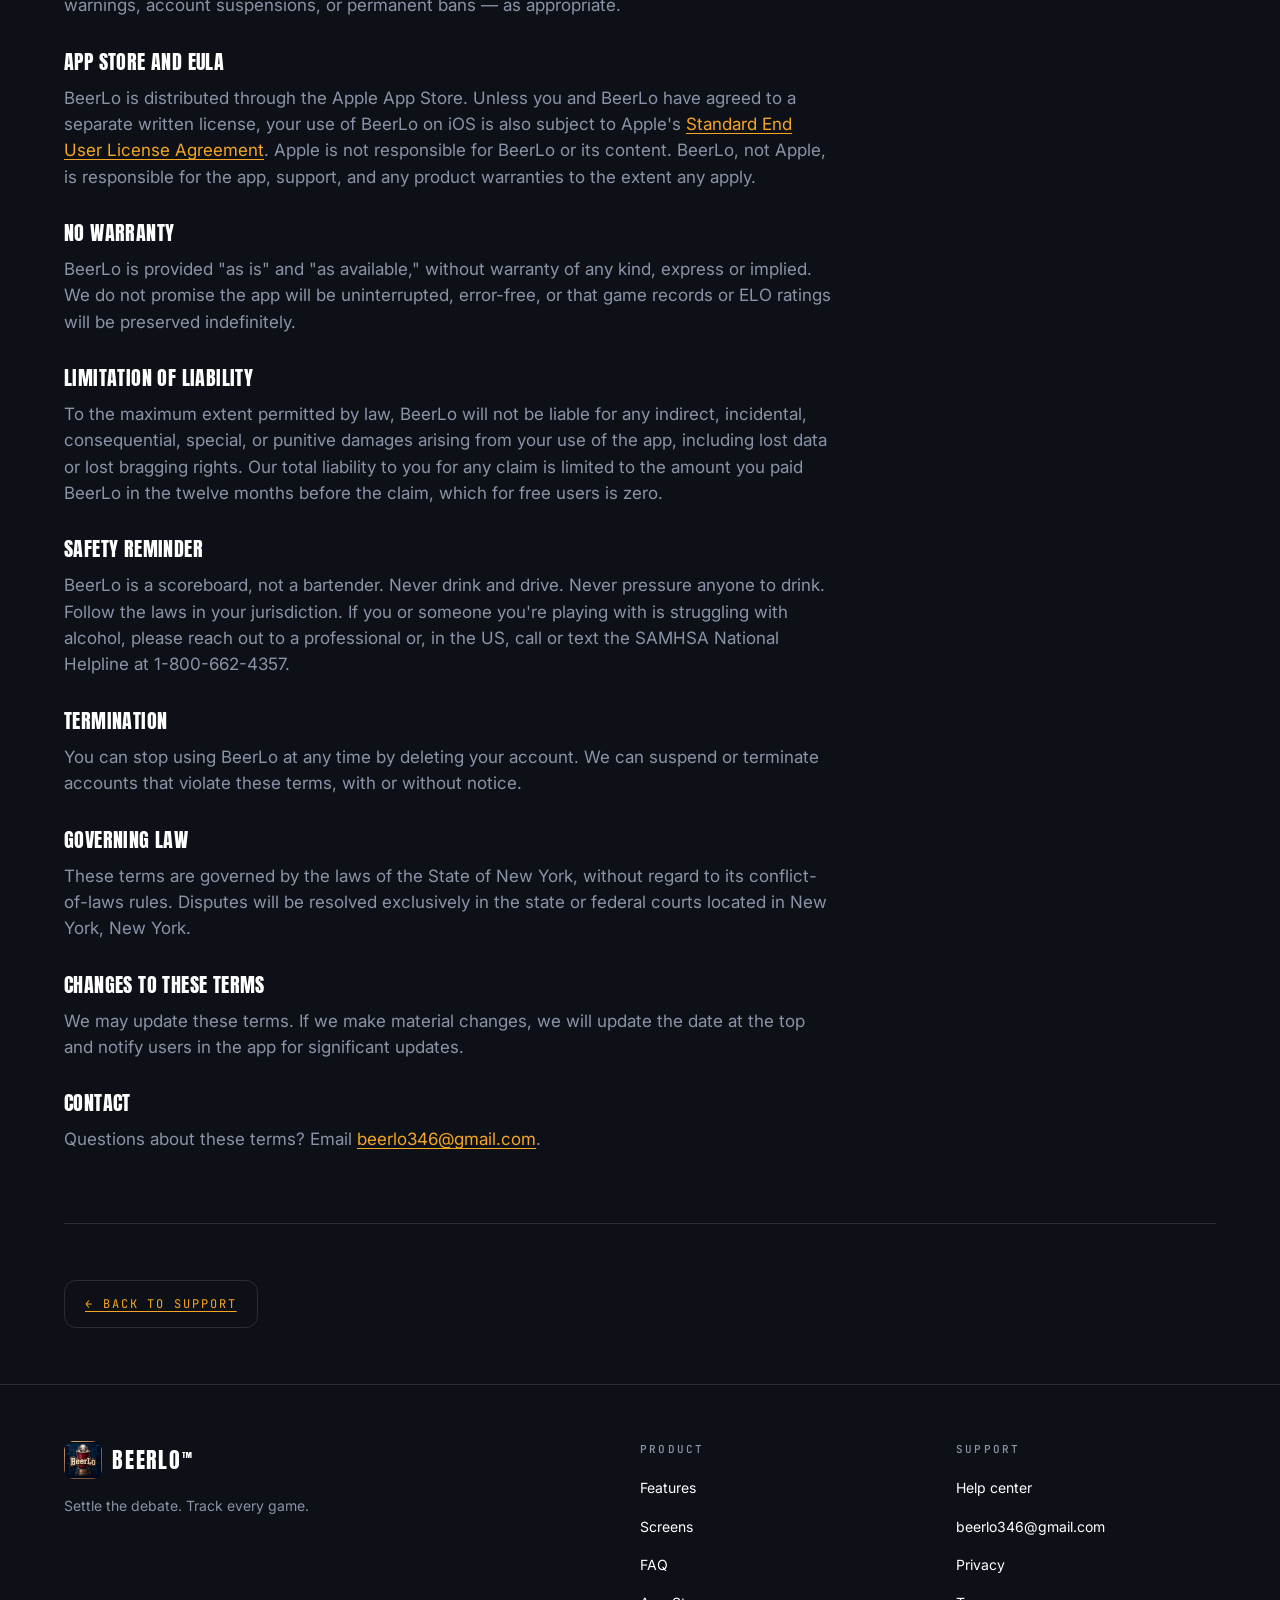
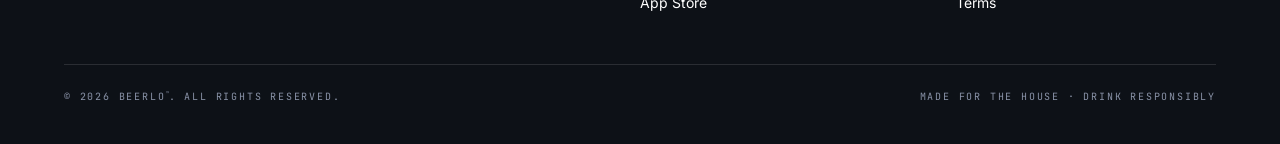
<file: terms.html>
<!DOCTYPE html>
<html lang="en" data-theme="dark" data-layout="centered">
<head>
<meta charset="UTF-8" />
<meta name="viewport" content="width=device-width, initial-scale=1" />
<title>BeerLo™ — Terms of Use</title>
<meta name="description" content="The terms that govern your use of BeerLo." />
<link rel="icon" type="image/png" sizes="32x32" href="images/favicon-32.png?v=3" />
<link rel="icon" type="image/png" sizes="64x64" href="images/favicon.png?v=3" />
<link rel="apple-touch-icon" href="images/app-icon-square.png?v=3" />
<meta name="theme-color" content="#0D1117" />
<link rel="stylesheet" href="styles.css" />
</head>
<body>

<!-- NAV -->
<header class="nav">
  <div class="container nav-inner">
    <a href="index.html" class="brand">
      <span class="brand-mark"><img src="images/app-icon.png" alt="BeerLo logo" /></span>
      <span>BeerLo<sup class="tm">&trade;</sup></span>
    </a>
    <nav class="nav-links">
      <a href="index.html#features">Features</a>
      <a href="index.html#screens">Screens</a>
      <a href="index.html#faq">FAQ</a>
      <a href="support.html">Support</a>
    </nav>
    <a href="https://apps.apple.com/us/app/beerlo/id6762295358" class="nav-cta" target="_blank" rel="noopener">Get the App</a>
  </div>
</header>

<!-- HERO -->
<section class="support-hero">
  <div class="container">
    <div class="eyebrow">Legal</div>
    <h1>Terms of use</h1>
    <p>The rules of the road. By creating a BeerLo account or using the app, you agree to these terms.</p>
  </div>
</section>

<!-- BODY -->
<div class="container">

  <section class="support-section">
    <p class="policy-meta">Last updated: May 27, 2026</p>

    <p>By creating a BeerLo<sup class="tm">&trade;</sup> account or using the app, you agree to these terms. Please read them.</p>

    <h3>Eligibility</h3>
    <p>You must be at least 17 years old to use BeerLo, in line with our App Store age rating, and you must comply with the laws of your jurisdiction. Features that touch alcohol are intended for users who are of legal drinking age where they live.</p>

    <h3>Your account</h3>
    <p>You are responsible for your account, including keeping the phone number on it secure. Don't impersonate someone else, don't share your account, and don't create multiple accounts to evade blocks or moderation.</p>

    <h3>Acceptable use</h3>
    <p>You agree not to:</p>
    <ul>
      <li>Post or share content that is hateful, harassing, threatening, sexually explicit, or promotes violence or self-harm.</li>
      <li>Share personal information about other people without their consent.</li>
      <li>Pressure anyone to drink, encourage drinking by minors, or use BeerLo to facilitate any unlawful activity.</li>
      <li>Cheat the rating system by logging fake games, colluding, or otherwise manipulating ELO.</li>
      <li>Try to access another person's account, our servers, or other users' data without authorization.</li>
      <li>Use BeerLo for commercial promotion, spam, scraping, or harvesting other users' data.</li>
    </ul>
    <p>We may suspend, restrict, or terminate accounts that violate these rules.</p>

    <h3>User-generated content</h3>
    <p>You retain ownership of the content you post — usernames, photos, chat messages, comments, reactions. By posting content in BeerLo, you grant us a worldwide, royalty-free, non-exclusive license to host, store, display, and distribute that content within the app, solely to operate and improve the service. You can remove most content yourself; deleting your account anonymizes content tied to you.</p>

    <h3>No tolerance for abuse or objectionable content</h3>
    <p>BeerLo has zero tolerance for objectionable content and abusive behavior. If you encounter either, tap the content's <strong>⋯ menu → Report</strong>, block the user from their profile, or email <a href="mailto:beerlo346@gmail.com">beerlo346@gmail.com</a>. We review reports within 24 hours and take action — content removal, warnings, account suspensions, or permanent bans — as appropriate.</p>

    <h3>App Store and EULA</h3>
    <p>BeerLo is distributed through the Apple App Store. Unless you and BeerLo have agreed to a separate written license, your use of BeerLo on iOS is also subject to Apple's <a href="https://www.apple.com/legal/internet-services/itunes/dev/stdeula/" target="_blank" rel="noopener">Standard End User License Agreement</a>. Apple is not responsible for BeerLo or its content. BeerLo, not Apple, is responsible for the app, support, and any product warranties to the extent any apply.</p>

    <h3>No warranty</h3>
    <p>BeerLo is provided "as is" and "as available," without warranty of any kind, express or implied. We do not promise the app will be uninterrupted, error-free, or that game records or ELO ratings will be preserved indefinitely.</p>

    <h3>Limitation of liability</h3>
    <p>To the maximum extent permitted by law, BeerLo will not be liable for any indirect, incidental, consequential, special, or punitive damages arising from your use of the app, including lost data or lost bragging rights. Our total liability to you for any claim is limited to the amount you paid BeerLo in the twelve months before the claim, which for free users is zero.</p>

    <h3>Safety reminder</h3>
    <p>BeerLo is a scoreboard, not a bartender. Never drink and drive. Never pressure anyone to drink. Follow the laws in your jurisdiction. If you or someone you're playing with is struggling with alcohol, please reach out to a professional or, in the US, call or text the SAMHSA National Helpline at 1-800-662-4357.</p>

    <h3>Termination</h3>
    <p>You can stop using BeerLo at any time by deleting your account. We can suspend or terminate accounts that violate these terms, with or without notice.</p>

    <h3>Governing law</h3>
    <p>These terms are governed by the laws of the State of New York, without regard to its conflict-of-laws rules. Disputes will be resolved exclusively in the state or federal courts located in New York, New York.</p>

    <h3>Changes to these terms</h3>
    <p>We may update these terms. If we make material changes, we will update the date at the top and notify users in the app for significant updates.</p>

    <h3>Contact</h3>
    <p>Questions about these terms? Email <a href="mailto:beerlo346@gmail.com">beerlo346@gmail.com</a>.</p>
  </section>

  <section class="support-section">
    <a href="support.html" class="ghost-btn">← Back to support</a>
  </section>

</div>

<!-- FOOTER -->
<footer class="footer">
  <div class="container">
    <div class="footer-grid">
      <div class="footer-brand">
        <a href="index.html" class="brand">
          <span class="brand-mark"><img src="images/app-icon.png" alt="BeerLo" /></span>
          <span>BeerLo<sup class="tm">&trade;</sup></span>
        </a>
        <p class="lead">Settle the debate. Track every game.</p>
      </div>
      <div class="footer-col">
        <h4>Product</h4>
        <ul>
          <li><a href="index.html#features">Features</a></li>
          <li><a href="index.html#screens">Screens</a></li>
          <li><a href="index.html#faq">FAQ</a></li>
          <li><a href="https://apps.apple.com/us/app/beerlo/id6762295358" target="_blank" rel="noopener">App Store</a></li>
        </ul>
      </div>
      <div class="footer-col">
        <h4>Support</h4>
        <ul>
          <li><a href="support.html">Help center</a></li>
          <li><a href="mailto:beerlo346@gmail.com">beerlo346@gmail.com</a></li>
          <li><a href="privacy.html">Privacy</a></li>
          <li><a href="terms.html">Terms</a></li>
        </ul>
      </div>
    </div>
    <div class="footer-bottom">
      <span>© <span id="year">2026</span> BeerLo<sup class="tm">&trade;</sup>. All rights reserved.</span>
      <span>Made for the house · Drink responsibly</span>
    </div>
  </div>
</footer>

<script>
  document.getElementById('year').textContent = new Date().getFullYear();
  try {
    const saved = JSON.parse(localStorage.getItem('beerlo_tweaks') || 'null');
    if (saved && saved.theme) document.documentElement.setAttribute('data-theme', saved.theme);
  } catch (_) {}
</script>

</body>
</html>
</file>
<file: styles.css>
/* ─────────────────────────────────────────────────────────────
   BeerLo.net — marketing site styles
   Tokens pulled from app: lib/theme.ts + onboarding tokens.jsx
   ───────────────────────────────────────────────────────────── */

@import url('https://fonts.googleapis.com/css2?family=Anton&family=Inter:wght@400;500;600;700;800&family=JetBrains+Mono:wght@400;500;600&display=swap');

:root {
  /* Base palette */
  --navy-900: #0D1117;
  --navy-800: #0F1520;
  --navy-700: #161C27;
  --navy-600: #1A2030;
  --navy-500: #1E2535;
  --navy-400: #252D3E;
  --navy-300: #3A3F4B;
  /* Brand */
  --amber:    #F5A623;
  --amber-hi: #FFC45A;
  --amber-lo: #C97D10;
  --cream:    #F5E9C9;
  --foam:     #E8D8A8;
  --cup:      #B6302C;
  --cup-deep: #7A1F1D;
  /* Neutrals */
  --white:    #FFFFFF;
  --muted:    #8A93A8;
  --dim:      #556070;
  --hairline: rgba(255,255,255,0.08);
  --border:   rgba(255,255,255,0.12);

  /* Fonts */
  --font-display: 'Anton', 'Oswald', 'Bebas Neue', Impact, sans-serif;
  --font-body:    'Inter', -apple-system, BlinkMacSystemFont, 'Segoe UI', sans-serif;
  --font-mono:    'JetBrains Mono', 'SF Mono', Menlo, monospace;

  /* Themed (overridden by [data-theme]) */
  --bg:        var(--navy-900);
  --bg-elev:   var(--navy-700);
  --bg-card:   var(--navy-800);
  --text:      var(--white);
  --text-muted: var(--muted);
  --accent:    var(--amber);
  --accent-2:  var(--cup);
  --rule:      var(--border);
  --hero-gradient: radial-gradient(ellipse at 50% -10%, rgba(245,166,35,0.22) 0%, rgba(245,166,35,0) 55%),
                   radial-gradient(ellipse at 90% 110%, rgba(182,48,44,0.20) 0%, rgba(182,48,44,0) 50%);
  --noise-opacity: 0.35;
}

/* ── Theme: cream ───────────────────────────────────────────── */
[data-theme="cream"] {
  --bg:        #F4ECD8;
  --bg-elev:   #FBF4E0;
  --bg-card:   #FFFFFF;
  --text:      #1B2030;
  --text-muted: #6B6457;
  --accent:    var(--cup);
  --accent-2:  var(--amber-lo);
  --rule:      rgba(27,32,48,0.12);
  --hero-gradient: radial-gradient(ellipse at 50% 0%, rgba(245,166,35,0.28) 0%, rgba(245,166,35,0) 55%),
                   radial-gradient(ellipse at 90% 110%, rgba(182,48,44,0.16) 0%, rgba(182,48,44,0) 50%);
  --noise-opacity: 0.18;
}

/* ── Theme: amber-forward ───────────────────────────────────── */
[data-theme="amber"] {
  --bg:        #F5A623;
  --bg-elev:   #FFB840;
  --bg-card:   #0D1117;
  --text:      #0D1117;
  --text-muted: #4A3608;
  --accent:    #0D1117;
  --accent-2:  var(--cup-deep);
  --rule:      rgba(13,17,23,0.18);
  --hero-gradient: radial-gradient(ellipse at 50% 0%, rgba(255,255,255,0.35) 0%, rgba(255,255,255,0) 55%),
                   radial-gradient(ellipse at 10% 110%, rgba(182,48,44,0.30) 0%, rgba(182,48,44,0) 55%);
  --noise-opacity: 0.20;
}

/* ─────────────────────────────────────────────────────────────
   Reset + base
   ───────────────────────────────────────────────────────────── */
*, *::before, *::after { box-sizing: border-box; }
html, body { margin: 0; padding: 0; }
html { scroll-behavior: smooth; }

body {
  background: var(--bg);
  color: var(--text);
  font-family: var(--font-body);
  -webkit-font-smoothing: antialiased;
  -moz-osx-font-smoothing: grayscale;
  font-size: 17px;
  line-height: 1.55;
  text-wrap: pretty;
  min-height: 100vh;
  position: relative;
}

body::before {
  content: '';
  position: fixed; inset: 0; pointer-events: none; z-index: 0;
  background-image: url("data:image/svg+xml;utf8,<svg xmlns='http://www.w3.org/2000/svg' width='160' height='160'><filter id='n'><feTurbulence type='fractalNoise' baseFrequency='0.9' numOctaves='2' stitchTiles='stitch'/><feColorMatrix values='0 0 0 0 0  0 0 0 0 0  0 0 0 0 0  0 0 0 0.10 0'/></filter><rect width='100%25' height='100%25' filter='url(%23n)'/></svg>");
  opacity: var(--noise-opacity);
  mix-blend-mode: overlay;
}

img { max-width: 100%; display: block; }
a { color: inherit; text-decoration: none; }
button { font-family: inherit; }

.container {
  width: 100%;
  max-width: 1200px;
  margin: 0 auto;
  padding: 0 24px;
  position: relative;
  z-index: 1;
}

/* ─────────────────────────────────────────────────────────────
   Type
   ───────────────────────────────────────────────────────────── */
.eyebrow {
  font-family: var(--font-mono);
  font-size: 11px;
  letter-spacing: 0.22em;
  text-transform: uppercase;
  color: var(--accent);
  display: inline-flex; align-items: center; gap: 10px;
}
.eyebrow::before {
  content: ''; width: 24px; height: 1.5px;
  background: var(--accent); display: inline-block;
}

h1, h2, h3 {
  font-family: var(--font-display);
  font-weight: 400;
  letter-spacing: 0.01em;
  line-height: 0.95;
  text-transform: uppercase;
  margin: 0;
  color: var(--text);
}
h1 { font-size: clamp(56px, 9vw, 124px); }
h2 { font-size: clamp(40px, 5.5vw, 72px); line-height: 1; }
h3 { font-size: 22px; letter-spacing: 0.04em; line-height: 1.1; }

p { margin: 0; }
.lead { font-size: 19px; color: var(--text-muted); line-height: 1.55; max-width: 56ch; }

.amber-text { color: var(--accent); }

/* ─────────────────────────────────────────────────────────────
   Nav
   ───────────────────────────────────────────────────────────── */
.nav {
  position: sticky; top: 0; z-index: 50;
  background: color-mix(in oklab, var(--bg) 80%, transparent);
  backdrop-filter: blur(14px) saturate(140%);
  -webkit-backdrop-filter: blur(14px) saturate(140%);
  border-bottom: 1px solid var(--rule);
}
.nav-inner {
  display: flex; align-items: center; justify-content: space-between;
  height: 64px;
}
.brand {
  display: flex; align-items: center; gap: 10px;
  font-family: var(--font-display);
  font-size: 22px; letter-spacing: 0.08em; text-transform: uppercase;
}
/* The app icon carries its own frame and rounded corners, so the mark is just
   a clipping box — no competing background or border. */
.brand-mark {
  width: 38px; height: 38px; border-radius: 9px;
  display: block;
  overflow: hidden;
  flex: none;
}
.brand-mark img {
  width: 100%; height: 100%;
  object-fit: cover;
  display: block;
}

/* Trademark symbol — small, raised, no inherited letter-spacing/transform */
.tm {
  font-size: 0.5em;
  vertical-align: super;
  line-height: 0;
  letter-spacing: 0;
  text-transform: none;
  font-weight: 400;
  margin-left: 0.08em;
}

.nav-links { display: flex; gap: 28px; }
.nav-links a {
  font-family: var(--font-mono);
  font-size: 11px;
  letter-spacing: 0.18em;
  text-transform: uppercase;
  color: var(--text-muted);
  transition: color 0.15s;
}
.nav-links a:hover { color: var(--accent); }
.nav-cta {
  font-family: var(--font-mono);
  font-size: 11px;
  letter-spacing: 0.18em;
  text-transform: uppercase;
  padding: 9px 14px;
  border-radius: 6px;
  border: 1.5px solid var(--accent);
  color: var(--accent);
  transition: all 0.15s;
}
.nav-cta:hover { background: var(--accent); color: var(--bg); }

@media (max-width: 720px) {
  .nav-links { display: none; }
}

/* ─────────────────────────────────────────────────────────────
   Hero — three layout variants
   ───────────────────────────────────────────────────────────── */
.hero {
  position: relative;
  padding: 80px 0 120px;
  overflow: hidden;
}
.hero::before {
  content: '';
  position: absolute; inset: 0;
  background: var(--hero-gradient);
  pointer-events: none;
}
.hero-inner { position: relative; z-index: 1; }

.hero-eyebrow { margin-bottom: 24px; }
.hero-title { margin-bottom: 24px; }
.hero-title .line-2 { color: var(--accent); display: block; }
.hero-lead { margin-bottom: 36px; }

.hero-ctas { display: flex; gap: 14px; flex-wrap: wrap; align-items: center; }

.app-store-badge {
  display: inline-flex; align-items: center; gap: 12px;
  padding: 12px 22px 12px 18px;
  background: var(--text);
  color: var(--bg);
  border-radius: 12px;
  font-family: var(--font-body);
  font-weight: 600;
  transition: transform 0.15s, box-shadow 0.15s;
  box-shadow: 0 8px 24px rgba(0,0,0,0.25);
}
.app-store-badge:hover { transform: translateY(-2px); box-shadow: 0 12px 30px rgba(0,0,0,0.35); }
.app-store-badge .apple-logo { width: 26px; height: 26px; }
.app-store-badge .badge-lines { display: flex; flex-direction: column; gap: 1px; line-height: 1.05; }
.app-store-badge .badge-top { font-size: 10px; opacity: 0.75; font-weight: 500; letter-spacing: 0.04em; }
.app-store-badge .badge-bot { font-size: 17px; letter-spacing: 0.02em; }

.ghost-btn {
  display: inline-flex; align-items: center; gap: 10px;
  padding: 14px 20px;
  border-radius: 12px;
  border: 1.5px solid var(--rule);
  color: var(--text);
  font-family: var(--font-mono);
  font-size: 12px; letter-spacing: 0.16em; text-transform: uppercase;
  transition: all 0.15s;
}
.ghost-btn:hover { border-color: var(--accent); color: var(--accent); }

.hero-meta {
  display: flex; gap: 32px; margin-top: 48px;
  flex-wrap: wrap;
}
.hero-meta-item .num {
  font-family: var(--font-display);
  font-size: 36px; line-height: 1;
}
.hero-meta-item .lbl {
  font-family: var(--font-mono); font-size: 10px;
  letter-spacing: 0.18em; text-transform: uppercase;
  color: var(--text-muted); margin-top: 6px;
}

/* Layout: centered (default) */
[data-layout="centered"] .hero-inner {
  text-align: center;
  display: flex; flex-direction: column; align-items: center;
}
[data-layout="centered"] .hero-lead { margin-left: auto; margin-right: auto; }
[data-layout="centered"] .hero-meta { justify-content: center; }
[data-layout="centered"] .hero-phone-wrap {
  margin-top: 80px;
  display: flex; justify-content: center;
  gap: 24px;
}
[data-layout="centered"] .hero-phone-wrap .phone-mockup:nth-child(1) {
  transform: rotate(-4deg) translateY(20px);
}
[data-layout="centered"] .hero-phone-wrap .phone-mockup:nth-child(3) {
  transform: rotate(4deg) translateY(20px);
}

/* Layout: split */
[data-layout="split"] .hero-inner {
  display: grid;
  grid-template-columns: 1.1fr 1fr;
  gap: 56px;
  align-items: center;
}
[data-layout="split"] .hero-phone-wrap {
  display: flex; justify-content: center;
}
[data-layout="split"] .hero-phone-wrap .phone-mockup:not(:first-child) { display: none; }

/* Layout: phone-right (oversized type, phone offset) */
[data-layout="phone-right"] .hero { padding-bottom: 80px; }
[data-layout="phone-right"] .hero-inner {
  display: grid;
  grid-template-columns: 1.4fr 1fr;
  gap: 40px;
  align-items: end;
}
[data-layout="phone-right"] .hero-title { font-size: clamp(64px, 11vw, 160px); }
[data-layout="phone-right"] .hero-phone-wrap {
  display: flex; justify-content: flex-end;
  margin-bottom: -80px; position: relative;
}
[data-layout="phone-right"] .hero-phone-wrap .phone-mockup:not(:first-child) { display: none; }
[data-layout="phone-right"] .hero-phone-wrap .phone-mockup { transform: rotate(6deg); }

@media (max-width: 860px) {
  [data-layout="split"] .hero-inner,
  [data-layout="phone-right"] .hero-inner {
    grid-template-columns: 1fr;
    text-align: center;
  }
  [data-layout="split"] .hero-lead,
  [data-layout="phone-right"] .hero-lead { margin-left: auto; margin-right: auto; }
  [data-layout="split"] .hero-meta,
  [data-layout="phone-right"] .hero-meta { justify-content: center; }
  [data-layout="split"] .hero-ctas,
  [data-layout="phone-right"] .hero-ctas { justify-content: center; }
  [data-layout="phone-right"] .hero-phone-wrap { margin-bottom: 0; justify-content: center; }
}

/* ─────────────────────────────────────────────────────────────
   Phone mockup placeholder
   ───────────────────────────────────────────────────────────── */
.phone-mockup {
  width: 280px; height: 580px;
  background: var(--bg-card);
  border-radius: 44px;
  padding: 12px;
  border: 1.5px solid var(--rule);
  box-shadow:
    0 1px 0 rgba(255,255,255,0.08) inset,
    0 30px 60px -20px rgba(0,0,0,0.45),
    0 10px 24px rgba(0,0,0,0.28);
  flex-shrink: 0;
  position: relative;
}
.phone-mockup .notch {
  position: absolute;
  top: 22px; left: 50%; transform: translateX(-50%);
  width: 108px; height: 28px;
  background: #0b0d12;
  border-radius: 14px;
  z-index: 3;
}
.phone-screen {
  width: 100%; height: 100%;
  border-radius: 34px;
  background:
    repeating-linear-gradient(
      45deg,
      color-mix(in oklab, var(--accent) 10%, transparent) 0 12px,
      transparent 12px 24px
    ),
    linear-gradient(180deg,
      color-mix(in oklab, var(--accent) 18%, var(--bg-card)) 0%,
      var(--bg-card) 100%
    );
  display: flex; align-items: center; justify-content: center;
  position: relative;
  overflow: hidden;
}
.phone-screen .placeholder-label {
  font-family: var(--font-mono);
  font-size: 10px;
  letter-spacing: 0.2em;
  text-transform: uppercase;
  color: var(--text-muted);
  padding: 8px 14px;
  border: 1px dashed var(--rule);
  border-radius: 999px;
  background: color-mix(in oklab, var(--bg-card) 85%, transparent);
}
.phone-mockup img { width: 100%; height: 100%; object-fit: cover; border-radius: 34px; }

@media (max-width: 480px) {
  .phone-mockup { width: 240px; height: 500px; }
}

/* ─────────────────────────────────────────────────────────────
   Section + features
   ───────────────────────────────────────────────────────────── */
.section {
  padding: 120px 0;
  position: relative;
}
.section-head { margin-bottom: 64px; max-width: 720px; }
.section-head .eyebrow { margin-bottom: 16px; }
.section-head h2 { margin-bottom: 16px; }
.section-head p { color: var(--text-muted); font-size: 18px; }

.features {
  display: grid;
  grid-template-columns: repeat(2, 1fr);
  gap: 16px;
}
.feature {
  position: relative;
  padding: 32px;
  background: var(--bg-card);
  border: 1px solid var(--rule);
  border-radius: 18px;
  display: flex; flex-direction: column;
  min-height: 260px;
  overflow: hidden;
  transition: transform 0.2s, border-color 0.2s;
}
.feature:hover { transform: translateY(-3px); border-color: color-mix(in oklab, var(--accent) 40%, var(--rule)); }

.feature-num {
  font-family: var(--font-mono);
  font-size: 11px; letter-spacing: 0.2em;
  color: var(--text-muted);
  margin-bottom: 28px;
}
.feature-icon {
  width: 56px; height: 56px;
  border-radius: 14px;
  background: color-mix(in oklab, var(--accent) 14%, transparent);
  color: var(--accent);
  display: grid; place-items: center;
  margin-bottom: 24px;
  border: 1px solid color-mix(in oklab, var(--accent) 30%, transparent);
}
.feature-icon svg { width: 28px; height: 28px; }
.feature h3 { margin-bottom: 10px; }
.feature p { color: var(--text-muted); font-size: 15px; line-height: 1.55; }

.feature-stat {
  margin-top: auto;
  padding-top: 24px;
  display: flex; align-items: baseline; gap: 8px;
  font-family: var(--font-mono);
  font-size: 11px;
  letter-spacing: 0.16em;
  color: var(--accent);
  text-transform: uppercase;
}

@media (max-width: 720px) {
  .features { grid-template-columns: 1fr; }
  .section { padding: 80px 0; }
}

/* ─────────────────────────────────────────────────────────────
   Screenshots strip
   ───────────────────────────────────────────────────────────── */
.screens-strip {
  display: flex; gap: 24px;
  justify-content: center;
  flex-wrap: wrap;
}
.screens-strip .phone-mockup:nth-child(odd) { transform: translateY(20px); }
.screens-strip .phone-mockup:nth-child(2) { transform: translateY(-12px); }

/* ─────────────────────────────────────────────────────────────
   FAQ
   ───────────────────────────────────────────────────────────── */
.faq-list { display: flex; flex-direction: column; gap: 0; max-width: 820px; }
.faq-item {
  border-top: 1px solid var(--rule);
  padding: 0;
}
.faq-item:last-child { border-bottom: 1px solid var(--rule); }
.faq-item summary {
  padding: 24px 0;
  display: flex; justify-content: space-between; align-items: center;
  cursor: pointer;
  font-family: var(--font-display);
  font-size: 22px;
  letter-spacing: 0.02em;
  list-style: none;
  text-transform: uppercase;
  gap: 24px;
}
.faq-item summary::-webkit-details-marker { display: none; }
.faq-item summary::after {
  content: '+';
  font-family: var(--font-mono);
  font-size: 24px;
  color: var(--accent);
  transition: transform 0.2s;
  flex-shrink: 0;
}
.faq-item[open] summary::after { transform: rotate(45deg); }
.faq-item .faq-answer {
  padding: 0 0 24px;
  color: var(--text-muted);
  font-size: 16px;
  max-width: 70ch;
}
.faq-item .faq-answer a { color: var(--accent); text-decoration: underline; text-underline-offset: 3px; }

/* ─────────────────────────────────────────────────────────────
   Download CTA band
   ───────────────────────────────────────────────────────────── */
.cta-band {
  margin: 80px 0;
  padding: 80px 56px;
  background: var(--bg-card);
  border: 1px solid var(--rule);
  border-radius: 24px;
  text-align: center;
  position: relative;
  overflow: hidden;
}
.cta-band::before {
  content: '';
  position: absolute; inset: 0;
  background: radial-gradient(ellipse at 50% 100%, color-mix(in oklab, var(--accent) 25%, transparent) 0%, transparent 70%);
  pointer-events: none;
}
.cta-band > * { position: relative; z-index: 1; }
.cta-band h2 { margin-bottom: 16px; }
.cta-band p { color: var(--text-muted); margin-bottom: 32px; font-size: 18px; }

@media (max-width: 560px) {
  .cta-band { padding: 56px 24px; }
}

/* ─────────────────────────────────────────────────────────────
   Footer
   ───────────────────────────────────────────────────────────── */
.footer {
  border-top: 1px solid var(--rule);
  padding: 56px 0 40px;
  position: relative;
}
.footer-grid {
  display: grid;
  grid-template-columns: 2fr 1fr 1fr;
  gap: 56px;
  margin-bottom: 48px;
}
.footer-brand { max-width: 320px; }
.footer-brand .lead { font-size: 14px; margin-top: 16px; color: var(--text-muted); }
.footer-col h4 {
  font-family: var(--font-mono);
  font-size: 11px;
  letter-spacing: 0.2em;
  text-transform: uppercase;
  color: var(--text-muted);
  margin: 0 0 16px;
  font-weight: 500;
}
.footer-col ul { list-style: none; margin: 0; padding: 0; display: flex; flex-direction: column; gap: 12px; }
.footer-col a { color: var(--text); font-size: 14px; transition: color 0.15s; }
.footer-col a:hover { color: var(--accent); }

.footer-bottom {
  display: flex; justify-content: space-between; align-items: center;
  padding-top: 24px;
  border-top: 1px solid var(--rule);
  font-family: var(--font-mono);
  font-size: 10px;
  letter-spacing: 0.18em;
  text-transform: uppercase;
  color: var(--text-muted);
  gap: 16px;
  flex-wrap: wrap;
}

@media (max-width: 720px) {
  .footer-grid { grid-template-columns: 1fr; gap: 32px; }
}

/* ─────────────────────────────────────────────────────────────
   Support page specifics
   ───────────────────────────────────────────────────────────── */
.support-hero {
  padding: 80px 0 56px;
  border-bottom: 1px solid var(--rule);
}
.support-hero .eyebrow { margin-bottom: 16px; }
.support-hero h1 { font-size: clamp(48px, 7vw, 88px); margin-bottom: 16px; }
.support-hero p { color: var(--text-muted); font-size: 19px; max-width: 60ch; }

.contact-card {
  margin-top: 40px;
  padding: 28px 32px;
  background: var(--bg-card);
  border: 1px solid var(--rule);
  border-radius: 16px;
  display: flex; align-items: center; gap: 24px;
  flex-wrap: wrap;
}
.contact-card .label {
  font-family: var(--font-mono);
  font-size: 10px;
  letter-spacing: 0.2em;
  color: var(--text-muted);
  text-transform: uppercase;
  margin-bottom: 6px;
}
.contact-card .value {
  font-family: var(--font-display);
  font-size: 28px;
  letter-spacing: 0.02em;
}
.contact-card .value a { color: var(--accent); }
.contact-card .response {
  margin-left: auto;
  padding: 10px 16px;
  border: 1px solid var(--rule);
  border-radius: 999px;
  font-family: var(--font-mono);
  font-size: 11px;
  letter-spacing: 0.16em;
  text-transform: uppercase;
  color: var(--text-muted);
}
.contact-card .response strong { color: var(--text); margin-left: 6px; }

.support-section { padding: 56px 0; border-top: 1px solid var(--rule); }
.support-section:first-of-type { border-top: 0; }
.support-section h2 { font-size: clamp(32px, 4vw, 48px); margin-bottom: 28px; }
.support-section h3 {
  font-family: var(--font-display);
  font-size: 20px;
  letter-spacing: 0.02em;
  margin: 32px 0 12px;
  color: var(--text);
}
.support-section p { color: var(--text-muted); margin-bottom: 14px; max-width: 70ch; }
.support-section p strong { color: var(--text); }
.support-section a { color: var(--accent); text-decoration: underline; text-underline-offset: 3px; }
.support-section ol, .support-section ul { color: var(--text-muted); margin: 0 0 16px; padding-left: 24px; max-width: 70ch; }
.support-section li { margin-bottom: 8px; }
.support-section li strong { color: var(--text); }
.policy-meta {
  display: inline-block;
  font-size: 13px !important;
  letter-spacing: 0.06em;
  text-transform: uppercase;
  color: var(--text-dim, var(--text-muted)) !important;
  margin: -16px 0 24px !important;
  opacity: 0.75;
}

.policy-note {
  margin-top: 24px;
  padding: 18px 22px;
  background: color-mix(in oklab, var(--accent) 8%, transparent);
  border: 1px solid color-mix(in oklab, var(--accent) 30%, transparent);
  border-radius: 12px;
  color: var(--text);
  font-size: 15px;
}
</file>
